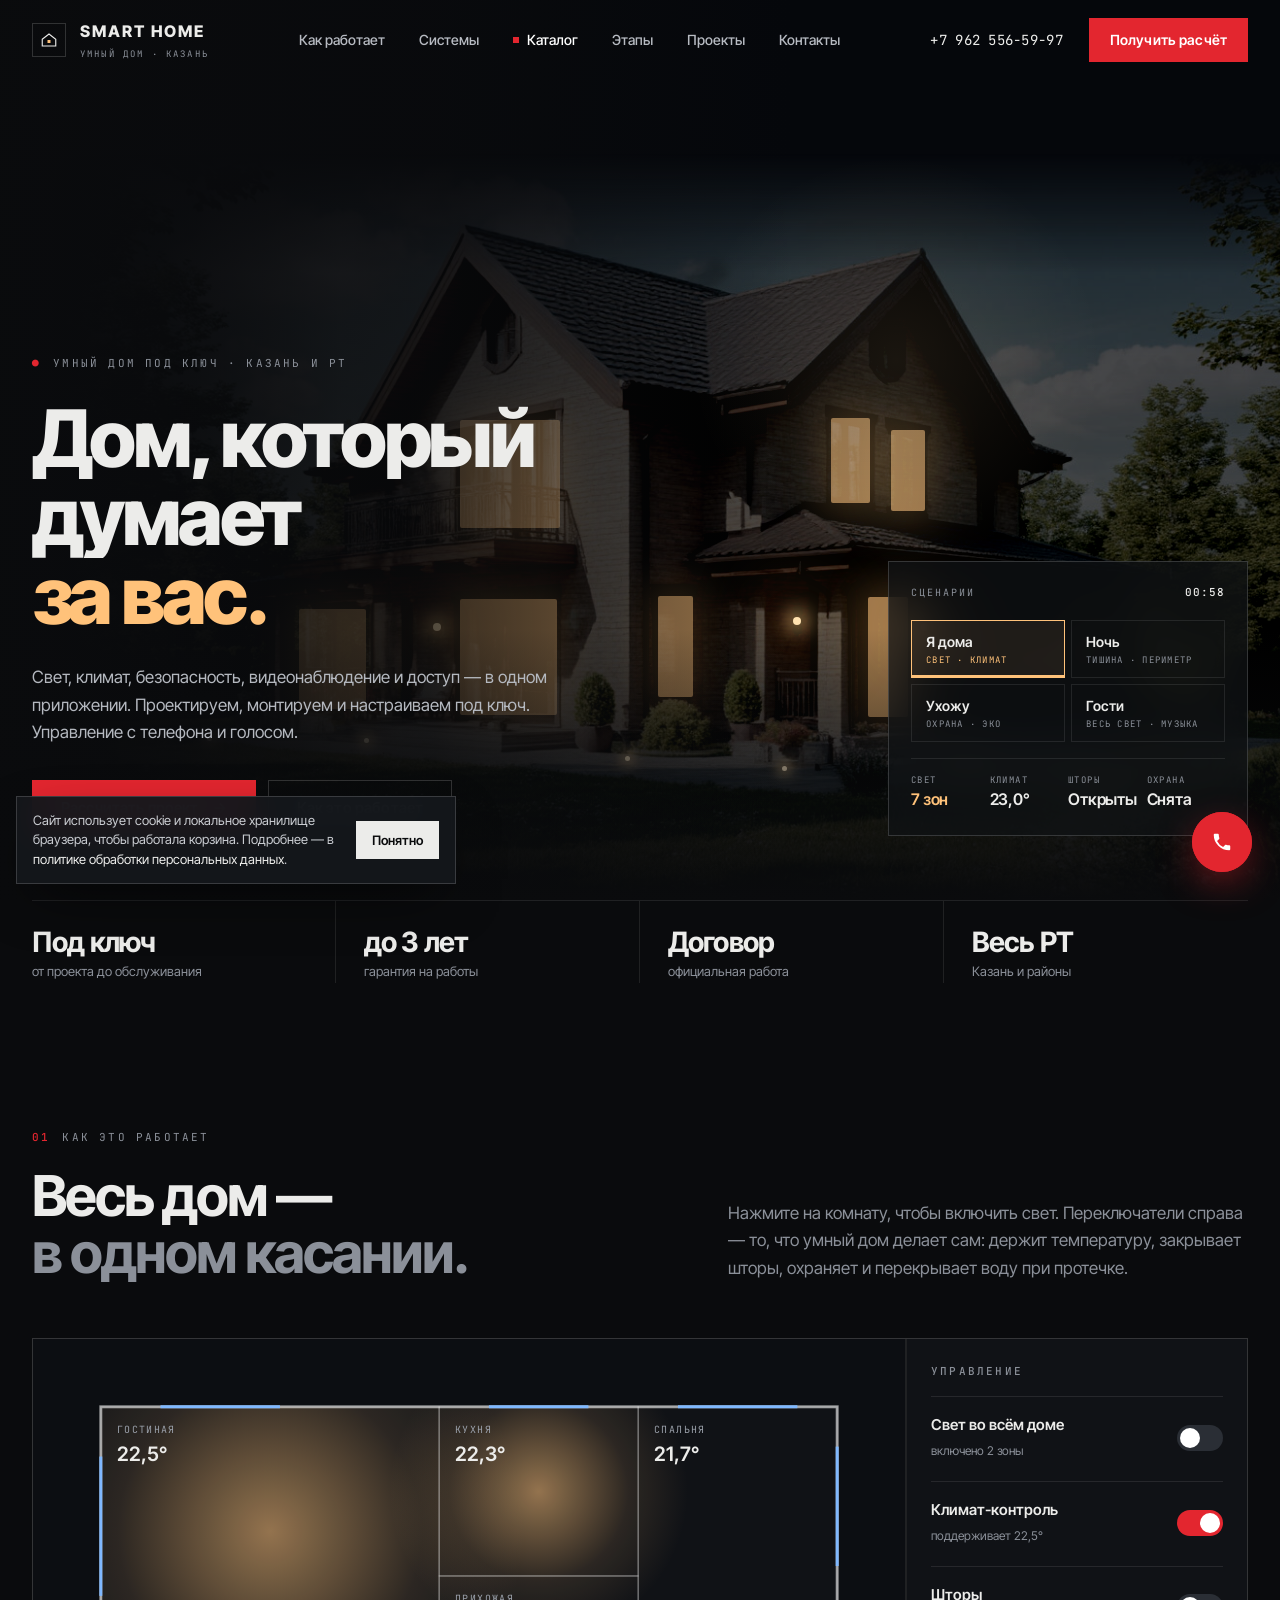
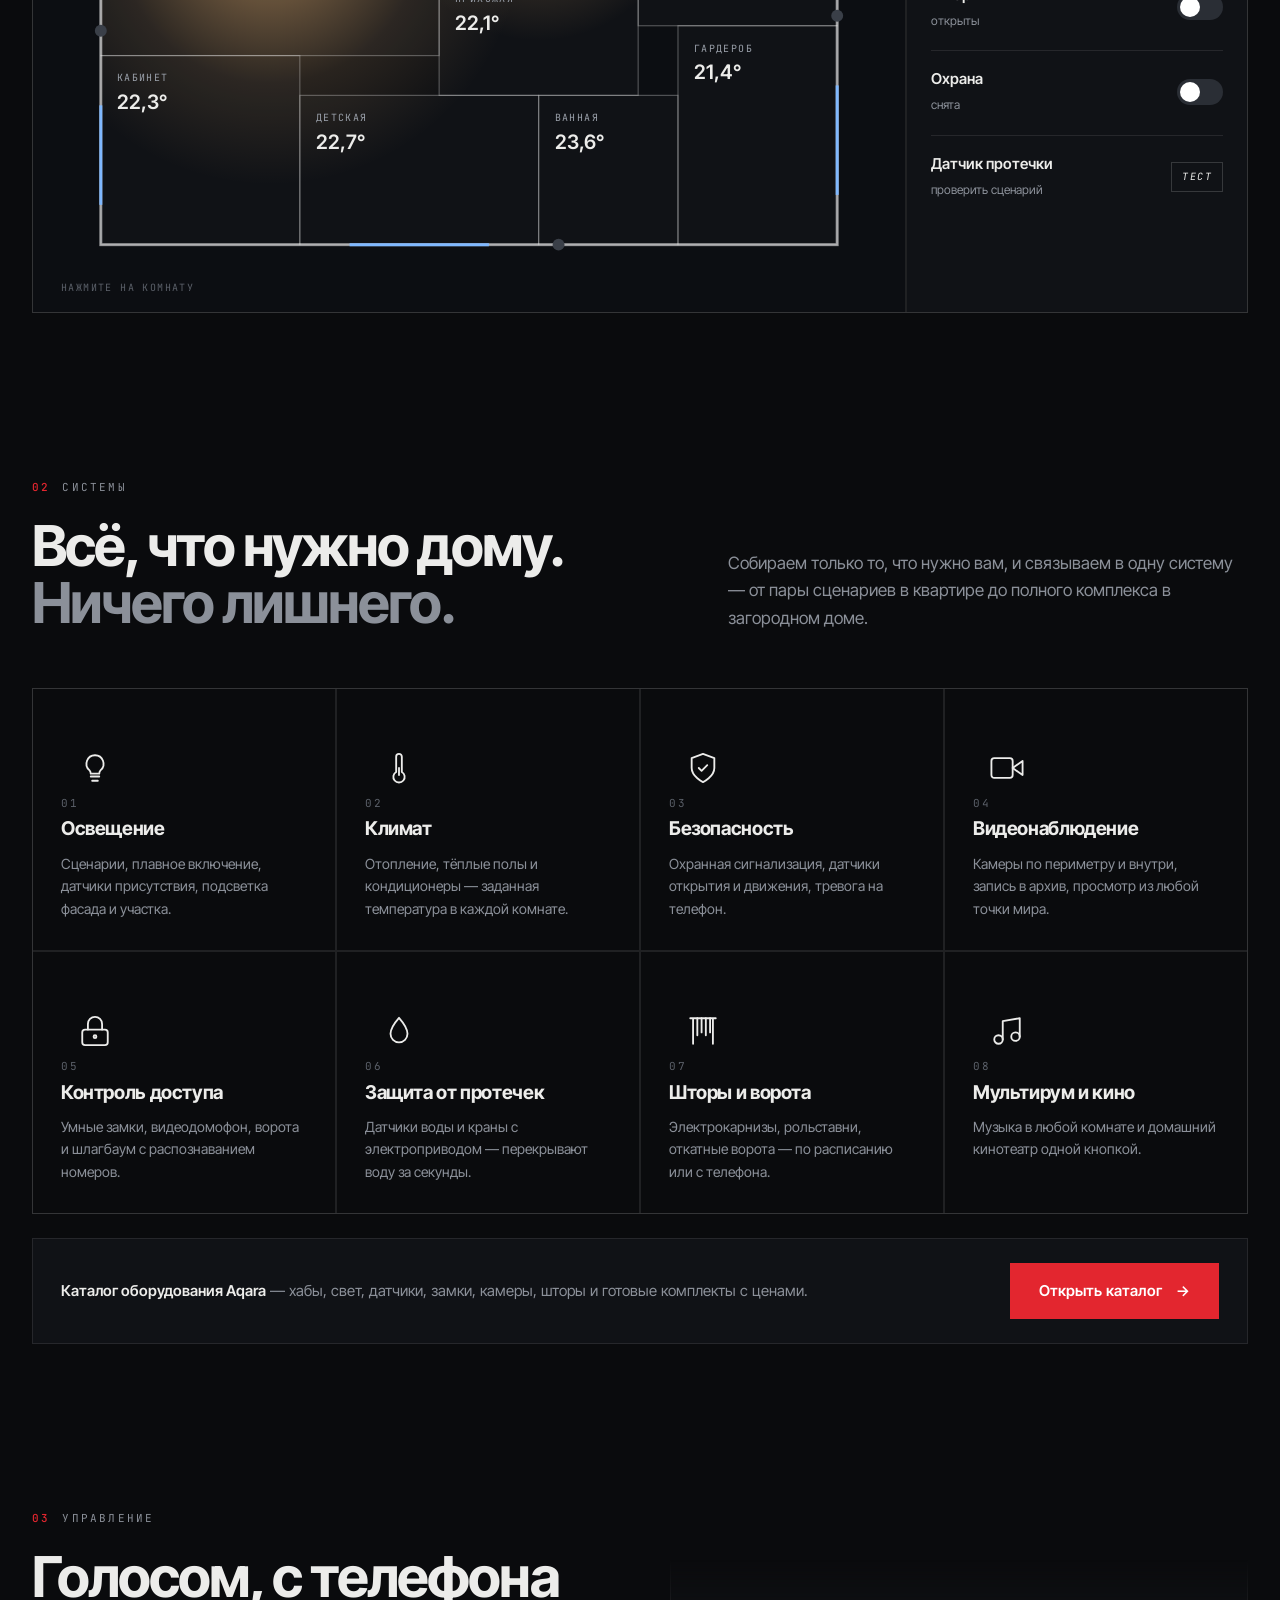
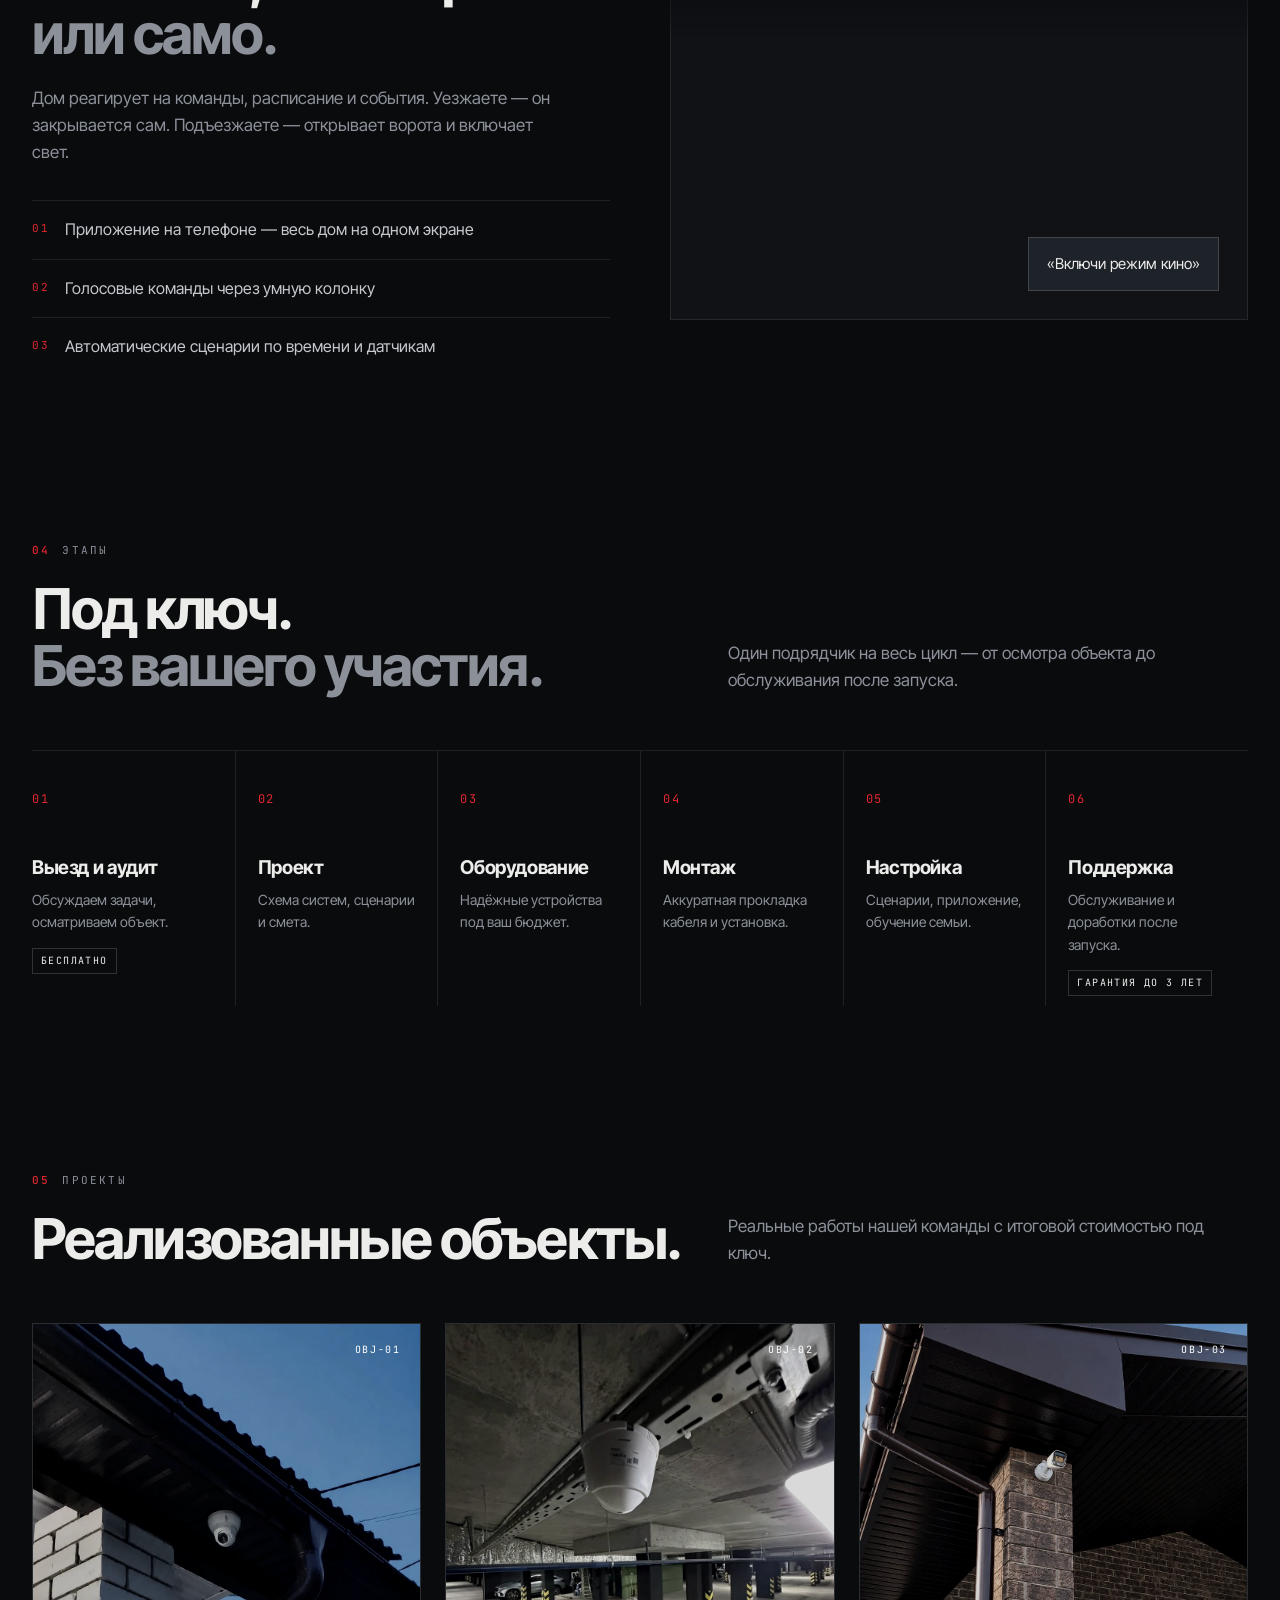
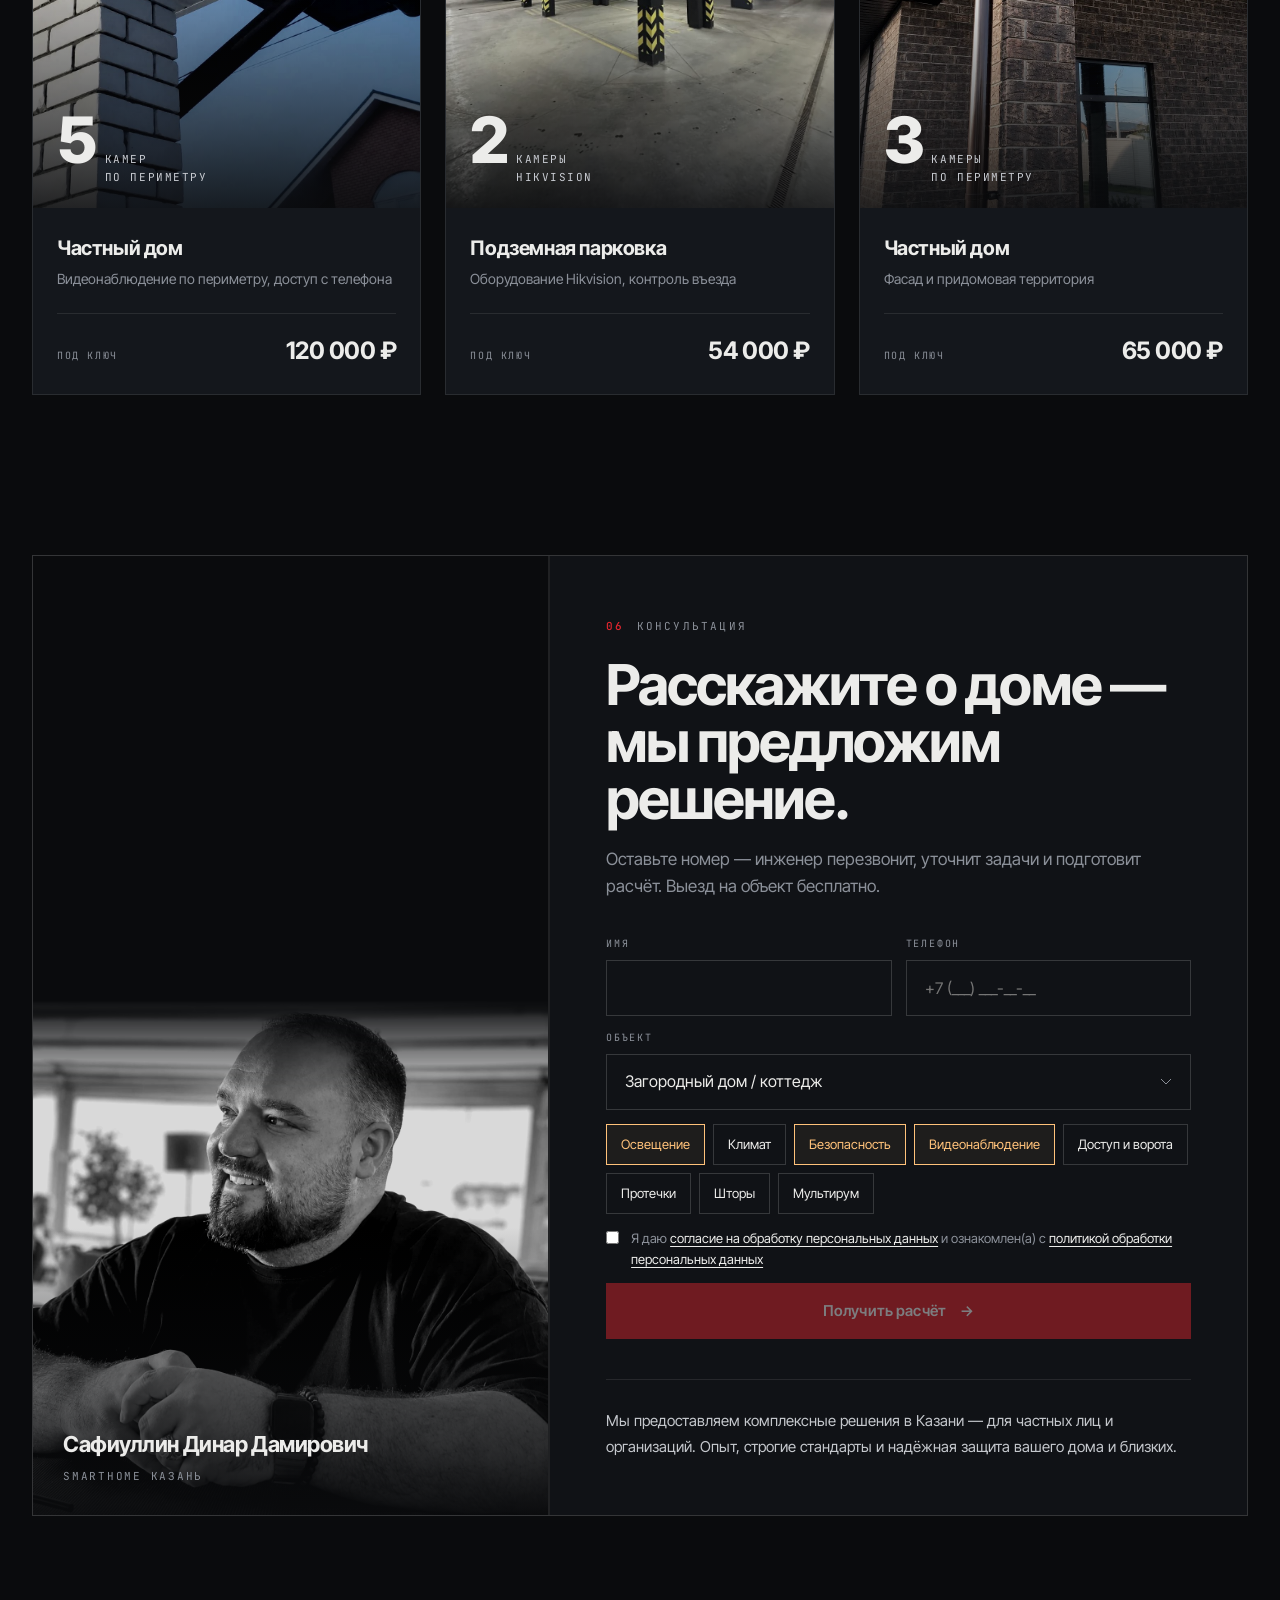
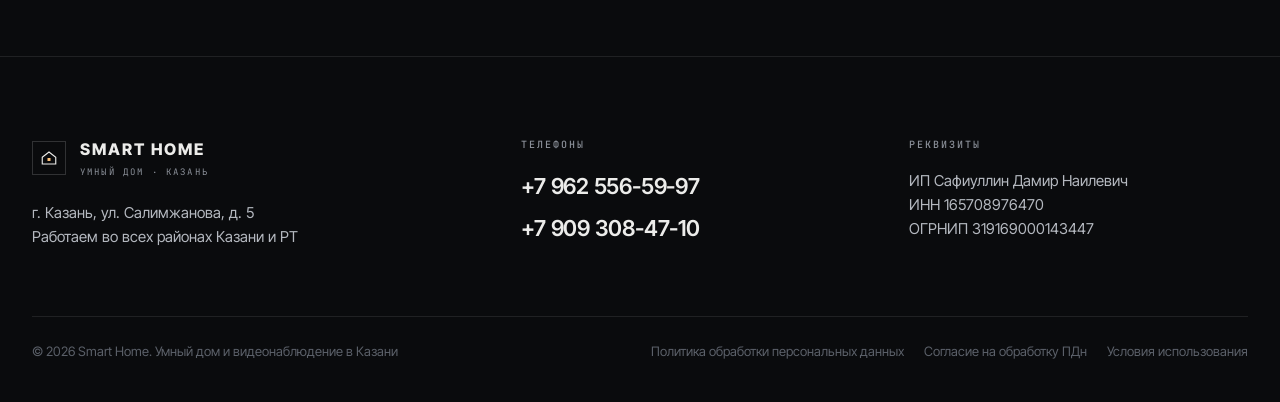
<file: index.html>
<!doctype html>
<html lang="ru">
<head>
<meta charset="utf-8">
<meta name="viewport" content="width=device-width, initial-scale=1">
<title>Smart Home — умный дом под ключ в Казани</title>
<meta name="description" content="Умный дом под ключ в Казани: освещение, климат, безопасность, видеонаблюдение, контроль доступа и защита от протечек. Управление с телефона и голосом.">
<link rel="preconnect" href="https://fonts.googleapis.com">
<link rel="preconnect" href="https://fonts.gstatic.com" crossorigin>
<link href="https://fonts.googleapis.com/css2?family=Inter+Tight:wght@400;500;600;700;800&family=JetBrains+Mono:wght@400;500;700&display=swap" rel="stylesheet">
<style>
:root{
  --bg:#0A0B0D; --bg2:#101216; --panel:#14171C; --ink:#ECECEA; --mute:#8B9099; --dim:#5B6069;
  --line:rgba(255,255,255,.09); --line2:rgba(255,255,255,.16);
  --red:#E3262F; --warm:#FFC27A; --cool:#7FB8FF;
  --sans:'Inter Tight',system-ui,sans-serif; --mono:'JetBrains Mono',ui-monospace,monospace;
}
*{box-sizing:border-box;margin:0;padding:0}
html{scroll-behavior:smooth;overflow-x:hidden}
body{background:var(--bg);color:var(--ink);font:16px/1.6 var(--sans);overflow-x:hidden;-webkit-font-smoothing:antialiased}
a{color:inherit;text-decoration:none}
button,input,select{font:inherit;color:inherit}
button{cursor:pointer;background:none;border:0}
img{display:block;max-width:100%}
.wrap{max-width:1280px;margin:0 auto;padding:0 32px}
.label{font-family:var(--mono);font-size:11px;letter-spacing:.2em;text-transform:uppercase;color:var(--mute);display:inline-flex;align-items:center;gap:12px}
.label b{color:var(--red);font-weight:500}
h2{font-weight:700;font-size:clamp(32px,4.4vw,60px);line-height:1.02;letter-spacing:-.035em;margin:18px 0 0}
h2 em{font-style:normal;color:var(--mute)}
.lead{color:var(--mute);font-size:17px;max-width:520px}
.dot{width:8px;height:8px;border-radius:50%;background:var(--red);box-shadow:0 0 10px var(--red);display:inline-block}

.btn{display:inline-flex;align-items:center;justify-content:center;gap:14px;height:56px;padding:0 28px;font-weight:600;font-size:15px;letter-spacing:.01em;border:1px solid transparent;cursor:pointer;transition:background .25s,border-color .25s;white-space:nowrap}
.btn .arr{transition:transform .25s}
.btn:hover .arr{transform:translateX(5px)}
.btn-red{background:var(--red);color:#fff}
.btn-red:hover{background:#C81C24}
.btn-line{border-color:var(--line2);color:var(--ink)}
.btn-line:hover{border-color:var(--ink)}

/* header */
header{position:fixed;inset:0 0 auto;z-index:50;transition:background .3s,border-color .3s;border-bottom:1px solid transparent}
header.scrolled{background:rgba(10,11,13,.85);backdrop-filter:blur(14px);border-color:var(--line)}
.nav{display:flex;align-items:center;justify-content:space-between;height:80px;gap:24px}
.logo{display:flex;align-items:center;gap:14px;font-weight:800;font-size:16px;letter-spacing:.12em}
.logo small{display:block;font-family:var(--mono);font-weight:400;font-size:9px;letter-spacing:.24em;color:var(--mute);margin-top:2px}
.mark{width:34px;height:34px;border:1px solid var(--line2);display:grid;place-items:center}
.mark svg{width:18px;height:18px;stroke:var(--ink);fill:none;stroke-width:1.5}
.mark .win{fill:var(--warm);stroke:none;transition:opacity .4s}
.menu{display:flex;gap:34px;font-size:14px;font-weight:500;color:#B7BBC2;white-space:nowrap}
.menu a{transition:color .2s}.menu a:hover{color:#fff}
.menu .cat-link{color:#fff;display:inline-flex;align-items:center;gap:8px}
.menu .cat-link::before{content:"";width:6px;height:6px;background:var(--red)}
.cat-btn{display:none}
.sys-more{display:flex;justify-content:space-between;align-items:center;gap:20px;flex-wrap:wrap;margin-top:24px;padding:24px 28px;border:1px solid var(--line);background:var(--bg2)}
.sys-more p{color:var(--mute);font-size:15px}
.sys-more p b{color:var(--ink);font-weight:600}
.nav-right{display:flex;align-items:center;gap:26px}
.phone{font-family:var(--mono);font-size:14px;white-space:nowrap;letter-spacing:.02em}
.nav .btn{height:44px;padding:0 20px;font-size:14px}

/* HERO — the house at night */
.hero{position:relative;height:100vh;min-height:760px;overflow:hidden;background:#05070B}
.house{position:absolute;left:0;top:0}
.house.fade{-webkit-mask-image:linear-gradient(90deg,transparent 0,#000 22%),linear-gradient(180deg,transparent 0,#000 16%);-webkit-mask-composite:source-in;mask-image:linear-gradient(90deg,transparent 0,#000 22%),linear-gradient(180deg,transparent 0,#000 16%);mask-composite:intersect}
.house img{width:100%;height:100%;filter:brightness(.26) saturate(.55) contrast(1.15) hue-rotate(-10deg);transition:filter 1.2s}
.house.lit img{filter:brightness(.34) saturate(.6) contrast(1.15) hue-rotate(-10deg)}
.house::after{content:"";position:absolute;inset:0;background:linear-gradient(180deg,rgba(20,40,90,.35),rgba(5,7,11,0) 50%);mix-blend-mode:multiply;pointer-events:none}
.w{position:absolute;background:var(--warm);mix-blend-mode:screen;opacity:0;transition:opacity 1s ease,box-shadow 1s;border-radius:2px;filter:blur(.4px)}
.w.on{opacity:.62;box-shadow:0 0 40px 10px rgba(255,180,90,.35)}
.w.dim.on{opacity:.3;box-shadow:0 0 24px 4px rgba(255,180,90,.2)}
.w.round{border-radius:50% 50% 40% 40%}
.lamp{position:absolute;width:8px;height:8px;margin:-4px;border-radius:50%;background:#FFE2B0;opacity:0;transition:opacity .8s,box-shadow .8s}
.lamp.on{opacity:1;box-shadow:0 0 18px 8px rgba(255,200,120,.55),0 0 80px 30px rgba(255,170,80,.18)}
.path{position:absolute;width:5px;height:5px;margin:-2.5px;border-radius:50%;background:#FFE9C4;opacity:0;transition:opacity .6s,box-shadow .6s}
.path.on{opacity:1;box-shadow:0 0 12px 5px rgba(255,210,140,.5),0 8px 30px 6px rgba(255,190,110,.15)}
.armed{position:absolute;inset:0;pointer-events:none;opacity:0;transition:opacity .6s}
.armed.on{opacity:1}
.armed i{position:absolute;width:10px;height:10px;margin:-5px;border-radius:50%;background:var(--red);box-shadow:0 0 14px 4px rgba(227,38,47,.7);animation:pulse 1.4s infinite}
@keyframes pulse{50%{opacity:.25}}
.armed svg{position:absolute;inset:0;width:100%;height:100%}
.armed path{fill:none;stroke:var(--red);stroke-width:1.5;stroke-dasharray:6 8;opacity:.7;animation:march 1s linear infinite}
@keyframes march{to{stroke-dashoffset:-28}}
.torch{position:absolute;inset:0;z-index:2;pointer-events:none;background:radial-gradient(340px circle at var(--x,70%) var(--y,40%),rgba(255,210,150,.10),transparent 60%);mix-blend-mode:screen}
.hero::before{content:"";position:absolute;inset:0;z-index:3;pointer-events:none;background:
  linear-gradient(90deg,rgba(10,11,13,.95) 0%,rgba(10,11,13,.7) 34%,rgba(10,11,13,0) 62%),
  linear-gradient(0deg,rgba(10,11,13,1) 0%,rgba(10,11,13,0) 30%)}

.hero-content{position:relative;z-index:6;height:100%;display:flex;flex-direction:column;justify-content:flex-end;padding-bottom:64px}
h1{font-weight:800;font-size:clamp(40px,6.2vw,96px);line-height:.95;letter-spacing:-.045em;max-width:760px}
h1 .warm{color:var(--warm)}
h1 .line{display:block;overflow:hidden;padding-bottom:.04em}
h1 .line > span{display:block;transform:translateY(105%);animation:up 1s cubic-bezier(.2,.8,.2,1) forwards}
h1 .line:nth-child(2) > span{animation-delay:.12s}h1 .line:nth-child(3) > span{animation-delay:.24s}
@keyframes up{to{transform:none}}
.hero-sub{max-width:520px;color:#B4B8BF;font-size:17px;margin:28px 0 34px}
.hero-cta{display:flex;gap:12px;flex-wrap:wrap}

/* control panel */
.ctrl{position:absolute;right:32px;bottom:64px;z-index:7;width:360px;background:rgba(16,18,22,.72);backdrop-filter:blur(20px);border:1px solid var(--line2);padding:22px}
.ctrl .top{display:flex;justify-content:space-between;align-items:center;margin-bottom:18px}
.ctrl .top span{font-family:var(--mono);font-size:10px;letter-spacing:.2em;color:var(--mute)}
.ctrl .top b{font-family:var(--mono);font-size:11px;font-weight:500;letter-spacing:.1em}
.scenes{display:grid;grid-template-columns:1fr 1fr;gap:6px}
.scene-btn{height:58px;border:1px solid var(--line);text-align:left;padding:0 14px;display:flex;flex-direction:column;justify-content:center;transition:border-color .25s,background .25s;position:relative;overflow:hidden}
.scene-btn b{font-size:14px;font-weight:600}
.scene-btn small{font-family:var(--mono);font-size:9px;letter-spacing:.14em;color:var(--mute)}
.scene-btn:hover{border-color:var(--line2)}
.scene-btn.act{border-color:var(--warm);background:rgba(255,194,122,.08)}
.scene-btn.act small{color:var(--warm)}
.scene-btn .bar{position:absolute;left:0;bottom:0;height:2px;background:var(--warm);width:0}
.scene-btn.act .bar{animation:fill 7s linear forwards}
.ctrl.manual .scene-btn .bar{display:none}
@keyframes fill{to{width:100%}}
.readouts{display:grid;grid-template-columns:repeat(4,1fr);margin-top:16px;border-top:1px solid var(--line);padding-top:14px}
.ro span{display:block;font-family:var(--mono);font-size:9px;letter-spacing:.16em;color:var(--mute)}
.ro b{font-size:16px;font-weight:600;letter-spacing:-.01em;white-space:nowrap;transition:color .4s}
.ro b.red{color:var(--red)}.ro b.warm{color:var(--warm)}

.stats{display:grid;grid-template-columns:repeat(4,1fr);border-top:1px solid var(--line)}
.stat{padding:26px 24px 0 0;border-right:1px solid var(--line)}
.stat:not(:first-child){padding-left:28px}.stat:last-child{border:0}
.stat b{display:block;font-size:28px;font-weight:700;letter-spacing:-.03em;line-height:1.1}
.stat span{font-size:13px;color:var(--mute)}

.block{padding:140px 0;position:relative}
.head{display:flex;justify-content:space-between;align-items:flex-end;gap:40px;flex-wrap:wrap;margin-bottom:56px}

/* floor plan */
.planbox{display:grid;grid-template-columns:1fr 340px;gap:2px;background:var(--line);border:1px solid var(--line)}
.plan{background:#0C0E12;position:relative;padding:28px}
.plan svg{display:block;width:100%;height:auto}
.room{fill:rgba(255,255,255,.015);stroke:rgba(255,255,255,.28);stroke-width:1.2;cursor:pointer;transition:fill .5s}
.room:hover{fill:rgba(255,255,255,.04)}
.room.leak{fill:rgba(227,38,47,.18);stroke:var(--red);animation:pulse .8s infinite}
.glow{opacity:0;transition:opacity .7s;pointer-events:none}
.glow.on{opacity:1}
.rname{font-family:var(--mono);font-size:10px;letter-spacing:.14em;fill:#9AA0AA;pointer-events:none;text-transform:uppercase}
.rtemp{font-family:var(--sans);font-size:20px;font-weight:600;fill:var(--ink);pointer-events:none}
.wall-win{stroke:var(--cool);stroke-width:3;transition:stroke-dashoffset 1.2s}
.door-dot{fill:#3a3f48;transition:fill .4s}
.perim{fill:none;stroke:var(--red);stroke-width:1.5;stroke-dasharray:8 8;opacity:0;transition:opacity .5s;animation:march 1.2s linear infinite}
.perim.on{opacity:.9}
.armedtag{opacity:0;transition:opacity .4s}.armedtag.on{opacity:1}
.toggles{background:var(--bg2);padding:24px;display:flex;flex-direction:column;gap:2px}
.toggles h4{font-family:var(--mono);font-weight:500;font-size:11px;letter-spacing:.2em;color:var(--mute);margin-bottom:14px}
.tg{display:flex;align-items:center;justify-content:space-between;gap:12px;padding:16px 0;border-top:1px solid var(--line);text-align:left;width:100%}
.tg b{display:block;font-size:15px;font-weight:600}
.tg small{font-size:12px;color:var(--mute)}
.sw{width:46px;height:26px;border-radius:13px;background:#2A2E35;position:relative;flex:none;transition:background .3s}
.sw::after{content:"";position:absolute;left:3px;top:3px;width:20px;height:20px;border-radius:50%;background:#fff;transition:transform .3s cubic-bezier(.2,.8,.2,1)}
.tg.on .sw{background:var(--red)}
.tg.on .sw::after{transform:translateX(20px)}
.tg.test .sw{background:transparent;border:1px solid var(--line2);width:auto;height:auto;border-radius:0;padding:6px 10px;font-family:var(--mono);font-size:10px;letter-spacing:.14em}
.tg.test .sw::after{display:none}
.alert{margin-top:auto;border:1px solid var(--red);background:rgba(227,38,47,.08);padding:14px 16px;font-size:13px;display:none}
.alert b{color:var(--red);display:block;font-family:var(--mono);font-size:10px;letter-spacing:.16em;margin-bottom:4px}
.alert.show{display:block;animation:evIn .4s}
@keyframes evIn{from{opacity:0;transform:translateY(-10px)}}
.hint{font-family:var(--mono);font-size:10px;letter-spacing:.14em;color:var(--dim);position:absolute;left:28px;bottom:16px}

/* systems */
.systems{display:grid;grid-template-columns:repeat(4,1fr);gap:2px;background:var(--line);border:1px solid var(--line)}
.sys{background:var(--bg);padding:34px 28px 30px;position:relative;overflow:hidden;min-height:260px;transition:background .4s}
.sys::before{content:"";position:absolute;left:0;top:0;height:2px;width:0;background:var(--red);transition:width .5s cubic-bezier(.2,.8,.2,1)}
.sys:hover{background:var(--panel)}
.sys:hover::before{width:100%}
.sys .n{font-family:var(--mono);font-size:11px;color:var(--dim);letter-spacing:.14em}
.sys svg{width:34px;height:34px;stroke:var(--ink);fill:none;stroke-width:1.3;stroke-linecap:round;stroke-linejoin:round;margin:28px 0 22px;transition:stroke .3s,transform .5s cubic-bezier(.2,.8,.2,1)}
.sys:hover svg{stroke:var(--warm);transform:translateY(-4px)}
.sys h3{font-size:19px;font-weight:700;letter-spacing:-.02em;margin-bottom:8px}
.sys p{font-size:14px;color:var(--mute)}

/* voice */
.voice{display:grid;grid-template-columns:1fr 1fr;gap:60px;align-items:center}
/* fixed height: new messages push old ones out at the top instead of growing the page */
.chat{border:1px solid var(--line);background:var(--bg2);padding:28px;height:360px;display:flex;flex-direction:column;gap:14px;justify-content:flex-end;overflow:hidden;-webkit-mask-image:linear-gradient(180deg,transparent 0,#000 22%);mask-image:linear-gradient(180deg,transparent 0,#000 22%)}
.chat > *{flex-shrink:0}
.msg{max-width:85%;padding:14px 18px;font-size:15px;animation:evIn .45s cubic-bezier(.2,.8,.2,1)}
.msg.me{align-self:flex-end;background:#1E2229;border:1px solid var(--line2)}
.msg.home{align-self:flex-start;border-left:2px solid var(--warm);background:rgba(255,194,122,.05)}
.msg.home small{display:block;font-family:var(--mono);font-size:10px;letter-spacing:.14em;color:var(--warm);margin-bottom:4px}
.wave{display:flex;gap:3px;align-items:center;height:20px;align-self:flex-end}
.wave i{width:3px;background:var(--ink);border-radius:2px;animation:wv .8s ease-in-out infinite}
.wave i:nth-child(2){animation-delay:.1s}.wave i:nth-child(3){animation-delay:.2s}.wave i:nth-child(4){animation-delay:.3s}.wave i:nth-child(5){animation-delay:.4s}
@keyframes wv{0%,100%{height:4px}50%{height:18px}}
.vlist{list-style:none;margin-top:34px;display:grid;gap:0}
.vlist li{padding:16px 0;border-top:1px solid var(--line);display:flex;gap:16px;color:#C4C7CC}
.vlist li span{font-family:var(--mono);font-size:11px;color:var(--red);letter-spacing:.14em;padding-top:3px}

/* steps */
.steps{display:grid;grid-template-columns:repeat(6,1fr);border-top:1px solid var(--line);position:relative}
.steps .prog{position:absolute;left:0;top:-1px;height:1px;width:0;background:var(--red);box-shadow:0 0 12px var(--red)}
.step{padding:34px 22px 10px 0}
.step:not(:nth-child(2)){padding-left:22px;border-left:1px solid var(--line)}
.step .n{font-family:var(--mono);font-size:12px;color:var(--red);letter-spacing:.14em}
.step h3{font-size:19px;font-weight:700;letter-spacing:-.02em;margin:46px 0 10px;line-height:1.15}
.step p{font-size:14px;color:var(--mute)}
.step .free{display:inline-block;margin-top:14px;font-family:var(--mono);font-size:10px;letter-spacing:.14em;border:1px solid var(--line2);padding:4px 8px}

/* cases */
.cases{display:grid;grid-template-columns:repeat(3,1fr);gap:24px}
.case{background:var(--panel);border:1px solid var(--line);transition:border-color .3s}
.case:hover{border-color:var(--line2)}
.case .ph{position:relative;aspect-ratio:4/5;overflow:hidden}
.case .ph img{width:100%;height:100%;object-fit:cover;filter:grayscale(.35) contrast(1.05) brightness(.85);transition:transform 1.2s cubic-bezier(.2,.8,.2,1),filter .6s}
.case:hover .ph img{transform:scale(1.06);filter:none}
.case .ph::after{content:"";position:absolute;inset:0;background:linear-gradient(0deg,rgba(10,11,13,.85),transparent 45%)}
.case .cams{position:absolute;left:24px;bottom:22px;z-index:2;display:flex;align-items:baseline;gap:10px}
.case .cams b{font-size:64px;font-weight:800;letter-spacing:-.05em;line-height:.8}
.case .cams span{font-family:var(--mono);font-size:11px;letter-spacing:.14em;color:#C9CCD2;text-transform:uppercase}
.case .id{position:absolute;right:20px;top:18px;z-index:2;font-family:var(--mono);font-size:10px;letter-spacing:.16em;color:#fff}
.case .bd{padding:24px}
.case h3{font-size:20px;font-weight:700;letter-spacing:-.02em}
.case p{color:var(--mute);font-size:14px;margin:4px 0 22px}
.case .price{display:flex;justify-content:space-between;align-items:baseline;border-top:1px solid var(--line);padding-top:18px}
.case .price small{font-family:var(--mono);font-size:10px;letter-spacing:.16em;color:var(--mute)}
.case .price b{font-size:24px;letter-spacing:-.02em}

/* about + form */
.about{display:grid;grid-template-columns:.85fr 1.15fr;gap:2px;background:var(--line);border:1px solid var(--line)}
.owner{position:relative;min-height:560px;overflow:hidden;background:radial-gradient(80% 50% at 50% 100%,#1a1d22,#0A0B0D)}
.owner img{position:absolute;left:0;right:0;bottom:0;width:100%;height:auto;max-height:100%;object-fit:cover;object-position:center top;filter:grayscale(1) contrast(1.1) brightness(.85);-webkit-mask-image:linear-gradient(180deg,transparent 0,#000 18%);mask-image:linear-gradient(180deg,transparent 0,#000 18%)}
.owner::after{content:"";position:absolute;inset:0;background:linear-gradient(0deg,rgba(10,11,13,.95),transparent 30%)}
.owner .cap{position:absolute;left:30px;right:30px;bottom:28px;z-index:2}
.owner .cap b{font-size:22px;letter-spacing:-.02em;display:block}
.owner .cap span{font-family:var(--mono);font-size:11px;letter-spacing:.16em;color:var(--mute);text-transform:uppercase}
.formbox{background:var(--bg2);padding:56px}
.formbox .lead{margin:18px 0 36px;max-width:560px}
form{display:grid;grid-template-columns:1fr 1fr;gap:14px}
.field{display:flex;flex-direction:column;gap:8px}
.field.full{grid-column:1/-1}
.field label{font-family:var(--mono);font-size:10px;letter-spacing:.18em;color:var(--mute);text-transform:uppercase}
.field input,.field select{height:56px;padding:0 18px;border:1px solid var(--line2);background:transparent;outline:none;border-radius:0;transition:border-color .2s;-webkit-appearance:none;appearance:none}
.field select{background:url("data:image/svg+xml,%3Csvg xmlns='http://www.w3.org/2000/svg' width='12' height='8'%3E%3Cpath d='M1 1l5 5 5-5' stroke='%238B9099' fill='none'/%3E%3C/svg%3E") right 18px center no-repeat}
.field select option{background:var(--bg2)}
.field input:focus,.field select:focus{border-color:var(--ink)}
.chips{grid-column:1/-1;display:flex;flex-wrap:wrap;gap:8px}
.chips label{cursor:pointer}
.chips input{display:none}
.chips span{display:inline-block;padding:9px 14px;border:1px solid var(--line2);font-size:13px;transition:.2s}
.chips input:checked + span{border-color:var(--warm);color:var(--warm);background:rgba(255,194,122,.06)}
.check{grid-column:1/-1;display:flex;gap:12px;align-items:flex-start;font-size:13px;color:var(--mute)}
.check input{margin-top:3px;accent-color:var(--red)}
.check a{color:var(--ink);text-decoration:underline;text-underline-offset:3px}
form .btn{grid-column:1/-1}
.ok-msg{grid-column:1/-1;display:none;padding:16px;border:1px solid rgba(123,216,143,.4);color:#7BD88F;font-weight:500}
form.sent .ok-msg{display:block}
form .btn:disabled{opacity:.45;cursor:not-allowed}
.hp{position:absolute;left:-9999px;width:1px;height:1px;opacity:0}
.form-err{grid-column:1/-1;color:var(--red);font-size:14px}
.form-err:empty{display:none}
.copy .legal{display:flex;flex-wrap:wrap;gap:6px 20px}
.quote{color:#C4C7CC;font-size:15px;line-height:1.7;margin-top:40px;padding-top:28px;border-top:1px solid var(--line);max-width:620px}

footer{padding:80px 0 40px;margin-top:140px;border-top:1px solid var(--line)}
.foot{display:grid;grid-template-columns:1.3fr 1fr 1fr;gap:48px}
.foot h4{font-family:var(--mono);font-weight:500;font-size:10px;letter-spacing:.2em;color:var(--mute);margin-bottom:16px;text-transform:uppercase}
.foot p{color:#B4B8BF;font-size:15px}
.foot .big{font-size:22px;font-weight:600;letter-spacing:-.01em;display:block;margin-bottom:6px;transition:color .2s}
.foot .big:hover{color:var(--red)}
.copy{display:flex;justify-content:space-between;flex-wrap:wrap;gap:12px;margin-top:64px;padding-top:24px;border-top:1px solid var(--line);font-size:13px;color:var(--dim)}
.copy a:hover{color:var(--ink)}

.call{position:fixed;right:28px;bottom:28px;z-index:60;width:60px;height:60px;border-radius:50%;background:var(--red);display:grid;place-items:center;box-shadow:0 12px 40px -8px rgba(227,38,47,.7)}
.call::before{content:"";position:absolute;inset:0;border-radius:50%;border:1px solid var(--red);animation:ring 2.2s infinite}
@keyframes ring{from{transform:scale(1);opacity:.9}to{transform:scale(1.7);opacity:0}}
.call svg{width:22px;height:22px;fill:#fff}

.rv{opacity:0;transform:translateY(36px);transition:opacity .9s ease,transform .9s cubic-bezier(.2,.8,.2,1)}
.rv.in{opacity:1;transform:none}

@media (max-width:1180px){
  .menu{display:none}
  .cat-btn{display:inline-flex}
  .systems{grid-template-columns:repeat(2,1fr)}
  .steps{grid-template-columns:repeat(3,1fr)}
  .step:nth-child(5){border-left:0;padding-left:0}
  .step{border-bottom:1px solid var(--line);padding-bottom:30px}
  .planbox{grid-template-columns:1fr}
}
@media (max-width:900px){
  .hero{height:auto;min-height:0}
  .hero::before{background:linear-gradient(180deg,rgba(10,11,13,.6) 0,rgba(10,11,13,0) 18%,rgba(10,11,13,0) 40%,rgba(10,11,13,.95) 62%,var(--bg) 100%)}
  .hero .hero-content{height:auto;padding-top:calc(60px + 64vw);padding-bottom:28px}
  .ctrl{position:relative;right:auto;bottom:auto;width:auto;margin:0 32px 40px}
  .cases{grid-template-columns:1fr 1fr}
  .voice,.about{grid-template-columns:1fr}
  .owner{min-height:440px}
  .formbox{padding:36px}
  .stats{grid-template-columns:1fr 1fr}
  .stat:nth-child(2){border:0}.stat:nth-child(3){padding-left:0}
  .foot{grid-template-columns:1fr 1fr}
}
@media (max-width:640px){
  .wrap{padding:0 16px}
  .nav .btn,.phone{display:none}
  .ctrl{margin:0 16px 32px;padding:16px}
  .hero-cta,.hero-cta .btn{width:100%}
  .stat b{font-size:22px}
  .systems,.cases,.foot,form{grid-template-columns:1fr}
  .sys{min-height:0}
  .steps{grid-template-columns:1fr}
  .step,.step:not(:nth-child(2)){padding-left:0;border-left:0}
  .step h3{margin-top:14px}
  .block{padding:96px 0}
  .plan{padding:12px}
  .chat{height:340px;padding:18px}
  .msg{font-size:14px;padding:12px 14px}
  .hint{display:none}
  .formbox{padding:24px}
  .ro b{font-size:14px}
}
@media (prefers-reduced-motion:reduce){
  *,*::before,*::after{animation-duration:.001s!important;animation-iteration-count:1!important;transition:none!important}
}
</style>
</head>
<body>

<header id="hdr">
  <div class="wrap nav">
    <a href="#top" class="logo"><span class="mark"><svg viewBox="0 0 24 24"><path d="M3 11 12 4l9 7v9H3z"/><rect class="win" id="logoWin" x="10" y="12" width="4" height="4"/></svg></span><span>SMART HOME<small>УМНЫЙ ДОМ · КАЗАНЬ</small></span></a>
    <nav class="menu">
      <a href="#plan">Как работает</a>
      <a href="#systems">Системы</a>
      <a href="catalog.html" class="cat-link">Каталог</a>
      <a href="#steps">Этапы</a>
      <a href="#cases">Проекты</a>
      <a href="#contacts">Контакты</a>
    </nav>
    <div class="nav-right">
      <a class="phone" href="tel:+79625565997">+7 962 556-59-97</a>
      <a class="btn btn-line cat-btn" href="catalog.html">Каталог</a>
      <a class="btn btn-red" href="#form">Получить расчёт</a>
    </div>
  </div>
</header>

<!-- HERO -->
<section class="hero" id="top">
  <div class="house" id="house">
    <img src="img/8556daa437b811f09f86.jpg" alt="Загородный дом с системой умный дом">
    <!-- windows: left/top/width/height in % of the photo -->
    <div class="w round up" style="left:33.3%;top:20%;width:2.4%;height:8.6%"></div>
    <div class="w round up" style="left:62.7%;top:22%;width:2.5%;height:8%"></div>
    <div class="w up bed" style="left:31.2%;top:35.6%;width:7.6%;height:14.5%"></div>
    <div class="w up kid" style="left:59.6%;top:35.4%;width:3%;height:11.4%"></div>
    <div class="w up kid" style="left:64.2%;top:37%;width:2.6%;height:10.8%"></div>
    <div class="w up bath" style="left:70.8%;top:43.8%;width:1.2%;height:6%"></div>
    <div class="w down liv" style="left:31.2%;top:59.6%;width:7.4%;height:15.6%"></div>
    <div class="w down kit" style="left:46.3%;top:59.2%;width:2.7%;height:13.6%"></div>
    <div class="w down hall" style="left:62.4%;top:59.4%;width:3.1%;height:16%"></div>
    <div class="w down liv" style="left:18.8%;top:61%;width:5.2%;height:13.4%"></div>
    <i class="lamp" style="left:29.4%;top:63.4%"></i>
    <i class="lamp" style="left:57%;top:62.6%"></i>
    <i class="lamp" style="left:66.8%;top:63.4%"></i>
    <i class="path" style="left:12%;top:78.4%"></i><i class="path" style="left:24%;top:78.6%"></i><i class="path" style="left:44%;top:81%"></i>
    <i class="path" style="left:56%;top:82.4%"></i><i class="path" style="left:70%;top:81.6%"></i><i class="path" style="left:84%;top:79.4%"></i>
    <div class="armed" id="armed">
      <svg viewBox="0 0 100 100" preserveAspectRatio="none"><path d="M12 80 L46 90 L92 83 L88 76 L62 73.5 L34 74.5 L16 76.5 Z" vector-effect="non-scaling-stroke"/></svg>
      <i style="left:34.9%;top:67%"></i><i style="left:63.9%;top:67%"></i><i style="left:47.6%;top:66%"></i>
    </div>
  </div>
  <div class="torch" id="torch"></div>

  <div class="wrap hero-content">
    <span class="label" style="margin-bottom:28px"><b>●</b> Умный дом под ключ · Казань и РТ</span>
    <h1><span class="line"><span>Дом, который</span></span><span class="line"><span>думает</span></span><span class="line"><span class="warm">за вас.</span></span></h1>
    <p class="hero-sub">Свет, климат, безопасность, видеонаблюдение и доступ — в одном приложении. Проектируем, монтируем и настраиваем под ключ. Управление с телефона и голосом.</p>
    <div class="hero-cta">
      <a class="btn btn-red" href="#form">Рассчитать проект <span class="arr">→</span></a>
      <a class="btn btn-line" href="#plan">Как это работает</a>
    </div>
  </div>

  <div class="ctrl" id="ctrl">
    <div class="top"><span>СЦЕНАРИИ</span><b id="ctrlTime">--:--</b></div>
    <div class="scenes" id="scenes">
      <button class="scene-btn" data-s="home"><b>Я дома</b><small>СВЕТ · КЛИМАТ</small><i class="bar"></i></button>
      <button class="scene-btn" data-s="night"><b>Ночь</b><small>ТИШИНА · ПЕРИМЕТР</small><i class="bar"></i></button>
      <button class="scene-btn" data-s="away"><b>Ухожу</b><small>ОХРАНА · ЭКО</small><i class="bar"></i></button>
      <button class="scene-btn" data-s="guests"><b>Гости</b><small>ВЕСЬ СВЕТ · МУЗЫКА</small><i class="bar"></i></button>
    </div>
    <div class="readouts">
      <div class="ro"><span>СВЕТ</span><b id="roLight">—</b></div>
      <div class="ro"><span>КЛИМАТ</span><b id="roTemp">—</b></div>
      <div class="ro"><span>ШТОРЫ</span><b id="roCurt">—</b></div>
      <div class="ro"><span>ОХРАНА</span><b id="roSec">—</b></div>
    </div>
  </div>
</section>
<div class="wrap">
  <div class="stats">
    <div class="stat"><b>Под ключ</b><span>от проекта до обслуживания</span></div>
    <div class="stat"><b>до 3 лет</b><span>гарантия на работы</span></div>
    <div class="stat"><b>Договор</b><span>официальная работа</span></div>
    <div class="stat"><b>Весь РТ</b><span>Казань и районы</span></div>
  </div>
</div>

<!-- PLAN -->
<section class="block" id="plan">
  <div class="wrap">
    <div class="head rv">
      <div><span class="label"><b>01</b> Как это работает</span>
      <h2>Весь дом —<br><em>в одном касании.</em></h2></div>
      <p class="lead">Нажмите на комнату, чтобы включить свет. Переключатели справа — то, что умный дом делает сам: держит температуру, закрывает шторы, охраняет и перекрывает воду при протечке.</p>
    </div>
    <div class="planbox rv">
      <div class="plan">
        <svg viewBox="0 0 820 520" id="planSvg">
          <defs>
            <radialGradient id="lg"><stop offset="0" stop-color="#FFC27A" stop-opacity=".55"/><stop offset=".6" stop-color="#FFC27A" stop-opacity=".12"/><stop offset="1" stop-color="#FFC27A" stop-opacity="0"/></radialGradient>
            <clipPath id="houseClip"><rect x="40" y="40" width="740" height="440"/></clipPath>
          </defs>
          <rect class="perim" id="perim" x="22" y="22" width="776" height="476"/>
          <g clip-path="url(#houseClip)" id="glows"></g>
          <g id="rooms"></g>
          <rect x="40" y="40" width="740" height="440" fill="none" stroke="rgba(255,255,255,.55)" stroke-width="3"/>
          <g id="wins"></g>
          <g id="doors"></g>
          <g class="armedtag" id="armedTag"><rect x="590" y="6" width="190" height="22" fill="#E3262F"/><text x="600" y="21" font-family="JetBrains Mono" font-size="11" fill="#fff" letter-spacing="1.5">● ПЕРИМЕТР ПОД ОХРАНОЙ</text></g>
        </svg>
        <span class="hint">НАЖМИТЕ НА КОМНАТУ</span>
      </div>
      <div class="toggles">
        <h4>УПРАВЛЕНИЕ</h4>
        <button class="tg" data-t="light"><span><b>Свет во всём доме</b><small id="tLight">включено 2 зоны</small></span><i class="sw"></i></button>
        <button class="tg on" data-t="climate"><span><b>Климат-контроль</b><small id="tClimate">поддерживает 22,5°</small></span><i class="sw"></i></button>
        <button class="tg" data-t="curtains"><span><b>Шторы</b><small id="tCurt">открыты</small></span><i class="sw"></i></button>
        <button class="tg" data-t="security"><span><b>Охрана</b><small id="tSec">снята</small></span><i class="sw"></i></button>
        <button class="tg test" data-t="leak"><span><b>Датчик протечки</b><small>проверить сценарий</small></span><i class="sw">ТЕСТ</i></button>
        <div class="alert" id="leakAlert"><b>ПРОТЕЧКА · ВАННАЯ</b>Краны перекрыты автоматически. Уведомление отправлено владельцу.</div>
      </div>
    </div>
  </div>
</section>

<!-- SYSTEMS -->
<section class="block" id="systems" style="padding-top:20px">
  <div class="wrap">
    <div class="head rv">
      <div><span class="label"><b>02</b> Системы</span>
      <h2>Всё, что нужно дому.<br><em>Ничего лишнего.</em></h2></div>
      <p class="lead">Собираем только то, что нужно вам, и связываем в одну систему — от пары сценариев в квартире до полного комплекса в загородном доме.</p>
    </div>
    <div class="systems rv">
      <div class="sys"><span class="n">01</span><svg viewBox="0 0 24 24"><path d="M9 18h6M10 21h4M12 3a6 6 0 0 0-4 10.5c.7.7 1 1.5 1 2.5h6c0-1 .3-1.8 1-2.5A6 6 0 0 0 12 3z"/></svg><h3>Освещение</h3><p>Сценарии, плавное включение, датчики присутствия, подсветка фасада и участка.</p></div>
      <div class="sys"><span class="n">02</span><svg viewBox="0 0 24 24"><path d="M14 14.8V4a2 2 0 0 0-4 0v10.8a4 4 0 1 0 4 0z"/><path d="M12 17v-5"/></svg><h3>Климат</h3><p>Отопление, тёплые полы и кондиционеры — заданная температура в каждой комнате.</p></div>
      <div class="sys"><span class="n">03</span><svg viewBox="0 0 24 24"><path d="M12 22s8-4 8-10V5l-8-3-8 3v7c0 6 8 10 8 10z"/><path d="m9 12 2 2 4-4"/></svg><h3>Безопасность</h3><p>Охранная сигнализация, датчики открытия и движения, тревога на телефон.</p></div>
      <div class="sys"><span class="n">04</span><svg viewBox="0 0 24 24"><path d="M23 7l-7 5 7 5V7z"/><rect x="1" y="5" width="15" height="14" rx="2"/></svg><h3>Видеонаблюдение</h3><p>Камеры по периметру и внутри, запись в архив, просмотр из любой точки мира.</p></div>
      <div class="sys"><span class="n">05</span><svg viewBox="0 0 24 24"><rect x="3" y="11" width="18" height="11" rx="2"/><path d="M7 11V7a5 5 0 0 1 10 0v4"/><circle cx="12" cy="16" r="1"/></svg><h3>Контроль доступа</h3><p>Умные замки, видеодомофон, ворота и шлагбаум с распознаванием номеров.</p></div>
      <div class="sys"><span class="n">06</span><svg viewBox="0 0 24 24"><path d="M12 2.7S6 9.5 6 14a6 6 0 0 0 12 0c0-4.5-6-11.3-6-11.3z"/></svg><h3>Защита от протечек</h3><p>Датчики воды и краны с электроприводом — перекрывают воду за секунды.</p></div>
      <div class="sys"><span class="n">07</span><svg viewBox="0 0 24 24"><path d="M3 3h18M5 3v18M19 3v18"/><path d="M8 3v12M11 3v10M14 3v12M17 3v10"/></svg><h3>Шторы и ворота</h3><p>Электрокарнизы, рольставни, откатные ворота — по расписанию или с телефона.</p></div>
      <div class="sys"><span class="n">08</span><svg viewBox="0 0 24 24"><path d="M9 18V5l12-2v13"/><circle cx="6" cy="18" r="3"/><circle cx="18" cy="16" r="3"/></svg><h3>Мультирум и кино</h3><p>Музыка в любой комнате и домашний кинотеатр одной кнопкой.</p></div>
    </div>
    <div class="sys-more rv"><p><b>Каталог оборудования Aqara</b> — хабы, свет, датчики, замки, камеры, шторы и готовые комплекты с ценами.</p><a class="btn btn-red" href="catalog.html">Открыть каталог <span class="arr">→</span></a></div>
  </div>
</section>

<!-- VOICE -->
<section class="block" id="voice" style="padding-top:20px">
  <div class="wrap voice">
    <div class="rv">
      <span class="label"><b>03</b> Управление</span>
      <h2>Голосом, с телефона<br><em>или само.</em></h2>
      <p class="lead" style="margin-top:22px">Дом реагирует на команды, расписание и события. Уезжаете — он закрывается сам. Подъезжаете — открывает ворота и включает свет.</p>
      <ul class="vlist">
        <li><span>01</span>Приложение на телефоне — весь дом на одном экране</li>
        <li><span>02</span>Голосовые команды через умную колонку</li>
        <li><span>03</span>Автоматические сценарии по времени и датчикам</li>
      </ul>
    </div>
    <div class="chat rv" id="chat"></div>
  </div>
</section>

<!-- STEPS -->
<section class="block" id="steps" style="padding-top:20px">
  <div class="wrap">
    <div class="head rv">
      <div><span class="label"><b>04</b> Этапы</span>
      <h2>Под ключ.<br><em>Без вашего участия.</em></h2></div>
      <p class="lead">Один подрядчик на весь цикл — от осмотра объекта до обслуживания после запуска.</p>
    </div>
    <div class="steps rv" id="stepsGrid">
      <i class="prog" id="prog"></i>
      <div class="step"><span class="n">01</span><h3>Выезд и аудит</h3><p>Обсуждаем задачи, осматриваем объект.</p><span class="free">БЕСПЛАТНО</span></div>
      <div class="step"><span class="n">02</span><h3>Проект</h3><p>Схема систем, сценарии и смета.</p></div>
      <div class="step"><span class="n">03</span><h3>Оборудование</h3><p>Надёжные устройства под ваш бюджет.</p></div>
      <div class="step"><span class="n">04</span><h3>Монтаж</h3><p>Аккуратная прокладка кабеля и установка.</p></div>
      <div class="step"><span class="n">05</span><h3>Настройка</h3><p>Сценарии, приложение, обучение семьи.</p></div>
      <div class="step"><span class="n">06</span><h3>Поддержка</h3><p>Обслуживание и доработки после запуска.</p><span class="free">ГАРАНТИЯ ДО 3 ЛЕТ</span></div>
    </div>
  </div>
</section>

<!-- CASES -->
<section class="block" id="cases" style="padding-top:20px">
  <div class="wrap">
    <div class="head rv">
      <div><span class="label"><b>05</b> Проекты</span>
      <h2>Реализованные объекты.</h2></div>
      <p class="lead">Реальные работы нашей команды с итоговой стоимостью под ключ.</p>
    </div>
    <div class="cases">
      <article class="case rv"><div class="ph"><img src="img/IMG_20260616_144128.jpg" alt="Камера на частном доме"><span class="id">OBJ-01</span><div class="cams"><b>5</b><span>камер<br>по периметру</span></div></div>
        <div class="bd"><h3>Частный дом</h3><p>Видеонаблюдение по периметру, доступ с телефона</p><div class="price"><small>ПОД КЛЮЧ</small><b>120 000 ₽</b></div></div></article>
      <article class="case rv" style="transition-delay:.1s"><div class="ph"><img src="img/IMG_20260611_155514.jpg" alt="Камера в подземной парковке"><span class="id">OBJ-02</span><div class="cams"><b>2</b><span>камеры<br>Hikvision</span></div></div>
        <div class="bd"><h3>Подземная парковка</h3><p>Оборудование Hikvision, контроль въезда</p><div class="price"><small>ПОД КЛЮЧ</small><b>54 000 ₽</b></div></div></article>
      <article class="case rv" style="transition-delay:.2s"><div class="ph"><img src="img/IMG_20260616_143852.jpg" alt="Камера на фасаде дома"><span class="id">OBJ-03</span><div class="cams"><b>3</b><span>камеры<br>по периметру</span></div></div>
        <div class="bd"><h3>Частный дом</h3><p>Фасад и придомовая территория</p><div class="price"><small>ПОД КЛЮЧ</small><b>65 000 ₽</b></div></div></article>
    </div>
  </div>
</section>

<!-- ABOUT + FORM -->
<section class="block" id="form" style="padding-top:20px;padding-bottom:0">
  <div class="wrap">
    <div class="about rv">
      <div class="owner"><img src="img/IMG_20260611_154506.jpg" alt="Динар Сафиуллин"><div class="cap"><b>Сафиуллин Динар Дамирович</b><span>SmartHome Казань</span></div></div>
      <div class="formbox">
        <span class="label"><b>06</b> Консультация</span>
        <h2>Расскажите о доме —<br>мы предложим решение.</h2>
        <p class="lead">Оставьте номер — инженер перезвонит, уточнит задачи и подготовит расчёт. Выезд на объект бесплатно.</p>
        <form id="leadForm" novalidate>
          <div class="field"><label for="nm">Имя</label><input id="nm" name="name" autocomplete="name"></div>
          <div class="field"><label for="phoneIn">Телефон</label><input name="phone" id="phoneIn" placeholder="+7 (___) ___-__-__" inputmode="tel" autocomplete="tel"></div>
          <div class="field full"><label for="ob">Объект</label><select id="ob" name="obj"><option>Загородный дом / коттедж</option><option>Квартира</option><option>Дача</option><option>Офис / коммерция</option></select></div>
          <div class="chips">
            <label><input type="checkbox" checked><span>Освещение</span></label>
            <label><input type="checkbox"><span>Климат</span></label>
            <label><input type="checkbox" checked><span>Безопасность</span></label>
            <label><input type="checkbox" checked><span>Видеонаблюдение</span></label>
            <label><input type="checkbox"><span>Доступ и ворота</span></label>
            <label><input type="checkbox"><span>Протечки</span></label>
            <label><input type="checkbox"><span>Шторы</span></label>
            <label><input type="checkbox"><span>Мультирум</span></label>
          </div>
          <input class="hp" id="hp" name="website" tabindex="-1" autocomplete="off" aria-hidden="true">
          <label class="check"><input type="checkbox" id="consent"> <span>Я даю <a href="consent.html" target="_blank">согласие на обработку персональных данных</a> и ознакомлен(а) с <a href="privacy.html" target="_blank">политикой обработки персональных данных</a></span></label>
          <span class="form-err" id="formErr"></span>
          <button class="btn btn-red" type="submit" id="leadBtn" disabled>Получить расчёт <span class="arr">→</span></button>
          <div class="ok-msg">Заявка <span id="leadId"></span> принята. Скоро перезвоним.</div>
        </form>
        <p class="quote">Мы предоставляем комплексные решения в Казани — для частных лиц и организаций. Опыт, строгие стандарты и надёжная защита вашего дома и близких.</p>
      </div>
    </div>
  </div>
</section>

<footer id="contacts">
  <div class="wrap">
    <div class="foot">
      <div>
        <a href="#top" class="logo" style="margin-bottom:22px"><span class="mark"><svg viewBox="0 0 24 24"><path d="M3 11 12 4l9 7v9H3z"/><rect class="win" x="10" y="12" width="4" height="4"/></svg></span><span>SMART HOME<small>УМНЫЙ ДОМ · КАЗАНЬ</small></span></a>
        <p>г. Казань, ул. Салимжанова, д. 5<br>Работаем во всех районах Казани и РТ</p>
      </div>
      <div>
        <h4>Телефоны</h4>
        <a class="big" href="tel:+79625565997">+7 962 556-59-97</a>
        <a class="big" href="tel:+79093084710">+7 909 308-47-10</a>
      </div>
      <div>
        <h4>Реквизиты</h4>
        <p>ИП Сафиуллин Дамир Наилевич<br>ИНН 165708976470<br>ОГРНИП 319169000143447</p>
      </div>
    </div>
    <div class="copy"><span>© <span id="yr"></span> Smart Home. Умный дом и видеонаблюдение в Казани</span><span class="legal"><a href="privacy.html">Политика обработки персональных данных</a><a href="consent.html">Согласие на обработку ПДн</a><a href="terms.html">Условия использования</a></span></div>
  </div>
</footer>

<a class="call" href="tel:+79625565997" aria-label="Позвонить"><svg viewBox="0 0 24 24"><path d="M6.6 10.8a15 15 0 0 0 6.6 6.6l2.2-2.2c.3-.3.7-.4 1-.2 1.1.4 2.3.6 3.6.6.6 0 1 .4 1 1V20c0 .6-.4 1-1 1A17 17 0 0 1 3 4c0-.6.4-1 1-1h3.5c.6 0 1 .4 1 1 0 1.3.2 2.5.6 3.6.1.3 0 .7-.2 1z"/></svg></a>

<script src="send.js"></script>
<script>
(() => {
const $ = s => document.querySelector(s);
const $$ = s => [...document.querySelectorAll(s)];
const pad = n => String(n).padStart(2, '0');
const clamp = (v, a, b) => Math.max(a, Math.min(b, v));
const wait = ms => new Promise(r => setTimeout(r, ms));
const svgNS = 'http://www.w3.org/2000/svg';

$('#yr').textContent = new Date().getFullYear();
addEventListener('scroll', () => $('#hdr').classList.toggle('scrolled', scrollY > 20), { passive: true });
const tickClock = () => { const d = new Date(); $('#ctrlTime').textContent = `${pad(d.getHours())}:${pad(d.getMinutes())}`; };
tickClock(); setInterval(tickClock, 10000);

const io = new IntersectionObserver(es => es.forEach(e => { if (e.isIntersecting) { e.target.classList.add('in'); io.unobserve(e.target); } }), { threshold: .12 });
$$('.rv').forEach(el => io.observe(el));

/* ---------- HERO: fit the photo so window overlays stay aligned ---------- */
const hero = $('#top'), house = $('#house'), RATIO = 1344 / 768;
function fitHouse() {
  const w = hero.clientWidth, h = hero.clientHeight;
  const narrow = w < 900;
  let W, left, top;
  if (narrow) {
    W = w * 1.55;
    left = (w - W) * .5;
    top = 60;
  } else {
    // whole house visible on the right, faded into the night on the left and top
    W = Math.min(Math.max(w * .85, h * 1.45), h * RATIO * 1.02);
    left = w - W * .94;
    top = h - W / RATIO;
  }
  house.classList.toggle('fade', !narrow);
  Object.assign(house.style, { width: W + 'px', height: W / RATIO + 'px', left: left + 'px', top: top + 'px' });
}
fitHouse(); addEventListener('resize', fitHouse);

/* cursor = warm light */
const torch = $('#torch');
hero.addEventListener('pointermove', e => {
  const r = hero.getBoundingClientRect();
  torch.style.setProperty('--x', (e.clientX - r.left) + 'px');
  torch.style.setProperty('--y', (e.clientY - r.top) + 'px');
});

/* scenes */
const wins = $$('.house .w'), lamps = $$('.house .lamp'), paths = $$('.house .path'), armed = $('#armed');
const roLight = $('#roLight'), roTemp = $('#roTemp'), roCurt = $('#roCurt'), roSec = $('#roSec');
const logoWin = $('#logoWin');
const SCENES = {
  home:   { win: w => w.classList.contains('down') || w.classList.contains('bed') || w.classList.contains('kid'), dim: [], lamps: true, paths: true, temp: 23, curt: 'Открыты', sec: 'Снята', armed: false },
  night:  { win: w => w.classList.contains('bed'), dim: ['bed'], lamps: true, paths: false, temp: 21, curt: 'Закрыты', sec: 'Периметр', armed: true },
  away:   { win: () => false, dim: [], lamps: false, paths: false, temp: 18, curt: 'Закрыты', sec: 'Включена', armed: true },
  guests: { win: () => true, dim: [], lamps: true, paths: true, temp: 22, curt: 'Открыты', sec: 'Снята', armed: false }
};
let shownTemp = 21;
function countTemp(to) {
  const from = shownTemp, t0 = performance.now();
  const f = t => {
    const p = Math.min(1, (t - t0) / 1200);
    shownTemp = from + (to - from) * p;
    roTemp.textContent = shownTemp.toFixed(1).replace('.', ',') + '°';
    if (p < 1) requestAnimationFrame(f);
  };
  requestAnimationFrame(f);
}
function applyScene(name) {
  const s = SCENES[name];
  $$('.scene-btn').forEach(b => {
    b.classList.toggle('act', b.dataset.s === name);
    const bar = b.querySelector('.bar'); bar.style.animation = 'none'; void bar.offsetWidth; bar.style.animation = '';
  });
  let lit = 0;
  wins.forEach((w, i) => {
    const on = s.win(w);
    if (on) lit++;
    w.classList.toggle('dim', s.dim.some(c => w.classList.contains(c)));
    setTimeout(() => w.classList.toggle('on', on), i * 90);
  });
  lamps.forEach((l, i) => setTimeout(() => l.classList.toggle('on', s.lamps), 300 + i * 120));
  paths.forEach((p, i) => setTimeout(() => p.classList.toggle('on', s.paths), 500 + i * 110));
  armed.classList.toggle('on', s.armed);
  house.classList.toggle('lit', lit > 3);
  roLight.textContent = lit ? `${lit} зон` : 'Выкл';
  roLight.className = lit ? 'warm' : '';
  countTemp(s.temp);
  roCurt.textContent = s.curt;
  roSec.textContent = s.sec;
  roSec.className = s.armed ? 'red' : '';
  logoWin.style.opacity = lit ? 1 : .15;
}
const order = ['home', 'guests', 'night', 'away'];
let si = 0, autoTimer;
function autoNext() { applyScene(order[si++ % order.length]); autoTimer = setTimeout(autoNext, 7000); }
autoTimer = setTimeout(autoNext, 900);
$('#scenes').addEventListener('click', e => {
  const b = e.target.closest('.scene-btn'); if (!b) return;
  clearTimeout(autoTimer); $('#ctrl').classList.add('manual');
  applyScene(b.dataset.s);
});

/* ---------- FLOOR PLAN ---------- */
const ROOMS = [
  { id: 'liv',  name: 'Гостиная',  x: 40,  y: 40,  w: 340, h: 250, t: 22.5, on: true },
  { id: 'kit',  name: 'Кухня',     x: 380, y: 40,  w: 200, h: 170, t: 22.0, on: true },
  { id: 'bed',  name: 'Спальня',   x: 580, y: 40,  w: 200, h: 220, t: 20.5 },
  { id: 'hall', name: 'Прихожая',  x: 380, y: 210, w: 200, h: 120, t: 21.5 },
  { id: 'off',  name: 'Кабинет',   x: 40,  y: 290, w: 200, h: 190, t: 22.0 },
  { id: 'kid',  name: 'Детская',   x: 240, y: 330, w: 240, h: 150, t: 23.0 },
  { id: 'bath', name: 'Ванная',    x: 480, y: 330, w: 140, h: 150, t: 25.0 },
  { id: 'gar',  name: 'Гардероб',  x: 620, y: 260, w: 160, h: 220, t: 20.0 }
];
const roomsG = $('#rooms'), glowsG = $('#glows'), winsG = $('#wins'), doorsG = $('#doors');
const mk = (tag, attrs, parent) => { const e = document.createElementNS(svgNS, tag); for (const k in attrs) e.setAttribute(k, attrs[k]); parent && parent.appendChild(e); return e; };
ROOMS.forEach(r => {
  r.glow = mk('circle', { class: 'glow', cx: r.x + r.w / 2, cy: r.y + r.h / 2, r: Math.max(r.w, r.h) * .75, fill: 'url(#lg)' }, glowsG);
  r.el = mk('rect', { class: 'room', x: r.x, y: r.y, width: r.w, height: r.h }, roomsG);
  mk('text', { class: 'rname', x: r.x + 16, y: r.y + 26 }, roomsG).textContent = r.name;
  r.tt = mk('text', { class: 'rtemp', x: r.x + 16, y: r.y + 54 }, roomsG);
  r.tt.textContent = r.t.toFixed(1).replace('.', ',') + '°';
  r.el.addEventListener('click', () => { r.on = !r.on; renderLights(); });
});
// windows on outer walls
[[100, 40, 220, 40], [430, 40, 530, 40], [620, 40, 740, 40], [780, 80, 780, 200], [780, 320, 780, 430], [40, 90, 40, 230], [40, 340, 40, 440], [290, 480, 430, 480]]
  .forEach(([x1, y1, x2, y2]) => {
    const len = Math.hypot(x2 - x1, y2 - y1);
    mk('line', { class: 'wall-win', x1, y1, x2, y2, 'stroke-dasharray': len, 'stroke-dashoffset': 0, 'data-len': len }, winsG);
  });
[[500, 480], [780, 250], [40, 265]].forEach(([cx, cy]) => mk('circle', { class: 'door-dot', cx, cy, r: 6 }, doorsG));

const tLight = $('#tLight');
function renderLights() {
  let n = 0;
  ROOMS.forEach(r => { r.glow.classList.toggle('on', !!r.on); if (r.on) n++; });
  tLight.textContent = n ? `включено ${n} ${n === 1 ? 'зона' : n < 5 ? 'зоны' : 'зон'}` : 'всё выключено';
  $('[data-t="light"]').classList.toggle('on', n === ROOMS.length);
}
renderLights();

let climate = true, climTimer;
function runClimate() {
  clearInterval(climTimer);
  climTimer = setInterval(() => {
    ROOMS.forEach(r => {
      const target = climate ? 22.5 : r.t + (Math.random() - .5) * .6;
      r.t += (target - r.t) * .25;
      r.tt.textContent = r.t.toFixed(1).replace('.', ',') + '°';
    });
  }, 900);
}
runClimate();

$$('.tg').forEach(b => b.addEventListener('click', async () => {
  const t = b.dataset.t;
  if (t === 'light') {
    const allOn = ROOMS.every(r => r.on);
    ROOMS.forEach(r => r.on = !allOn);
    renderLights();
  } else if (t === 'climate') {
    climate = !climate; b.classList.toggle('on', climate);
    $('#tClimate').textContent = climate ? 'поддерживает 22,5°' : 'выключен';
  } else if (t === 'curtains') {
    const on = b.classList.toggle('on');
    $$('.wall-win').forEach(l => l.setAttribute('stroke-dashoffset', on ? l.dataset.len : 0));
    $('#tCurt').textContent = on ? 'закрыты' : 'открыты';
  } else if (t === 'security') {
    const on = b.classList.toggle('on');
    $('#perim').classList.toggle('on', on);
    $('#armedTag').classList.toggle('on', on);
    $$('.door-dot').forEach(d => d.style.fill = on ? '#E3262F' : '');
    $('#tSec').textContent = on ? 'включена · двери и окна' : 'снята';
  } else if (t === 'leak') {
    const bath = ROOMS.find(r => r.id === 'bath');
    bath.el.classList.add('leak');
    $('#leakAlert').classList.add('show');
    await wait(4000);
    bath.el.classList.remove('leak');
    $('#leakAlert').classList.remove('show');
  }
}));

/* ---------- VOICE CHAT ---------- */
const chat = $('#chat');
const DIALOG = [
  ['Включи режим кино', 'Свет приглушён, шторы закрыты, проектор включён.'],
  ['Я уезжаю', 'Охрана включена, свет выключен, отопление в эко-режиме.'],
  ['Какая температура в детской?', 'В детской 22,5°. Тёплый пол работает.'],
  ['Открой ворота', 'Ворота открываются. Включил свет на участке.'],
  ['Спокойной ночи', 'Двери закрыты, периметр под охраной, свет в спальне выключится через 5 минут.']
];
let di = 0, chatOn = false;
async function chatLoop() {
  const [q, a] = DIALOG[di++ % DIALOG.length];
  const wave = document.createElement('div'); wave.className = 'wave'; wave.innerHTML = '<i></i><i></i><i></i><i></i><i></i>';
  chat.appendChild(wave);
  await wait(1100);
  wave.remove();
  const me = document.createElement('div'); me.className = 'msg me'; me.textContent = `«${q}»`;
  chat.appendChild(me);
  await wait(700);
  const home = document.createElement('div'); home.className = 'msg home'; home.innerHTML = '<small>УМНЫЙ ДОМ</small><span></span>';
  chat.appendChild(home);
  const txt = home.querySelector('span');
  for (const ch of a) { txt.textContent += ch; await wait(22); }
  while (chat.children.length > 4) chat.firstChild.remove();
  await wait(2300);
  chatLoop();
}
new IntersectionObserver(([e]) => { if (e.isIntersecting && !chatOn) { chatOn = true; chatLoop(); } }, { threshold: .3 }).observe(chat);

/* ---------- steps progress ---------- */
const grid = $('#stepsGrid'), prog = $('#prog');
addEventListener('scroll', () => {
  const r = grid.getBoundingClientRect();
  prog.style.width = (clamp((innerHeight * .9 - r.top) / (innerHeight * .6), 0, 1) * 100).toFixed(1) + '%';
}, { passive: true });

/* ---------- form ---------- */
const phoneIn = $('#phoneIn'), nameIn = $('#nm'), consent = $('#consent'), leadBtn = $('#leadBtn'), formErr = $('#formErr');
phoneMask(phoneIn);
consent.addEventListener('change', () => { leadBtn.disabled = !consent.checked; });
$('#leadForm').addEventListener('submit', async e => {
  e.preventDefault();
  formErr.textContent = '';
  const okName = nameIn.value.trim().length > 0;
  const okPhone = phoneIn.value.replace(/\D/g, '').length === 11;
  nameIn.style.borderColor = okName ? '' : 'var(--red)';
  phoneIn.style.borderColor = okPhone ? '' : 'var(--red)';
  if (!okName || !okPhone) { formErr.textContent = 'Укажите имя и номер телефона.'; return; }
  if (!consent.checked) { formErr.textContent = leadError('consent'); return; }
  leadBtn.disabled = true;
  try {
    const res = await sendLead({
      type: 'lead',
      name: nameIn.value.trim(),
      phone: phoneIn.value,
      object: $('#ob').value,
      systems: $$('.chips input:checked').map(i => i.nextElementSibling.textContent),
      website: $('#hp').value,
      consent: true
    });
    $('#leadId').textContent = res.id ? '№' + res.id : '';
    e.target.classList.add('sent');
  } catch (err) {
    formErr.textContent = leadError(err.code);
    leadBtn.disabled = !consent.checked;
  }
});
})();
</script>
</body>
</html>
</file>
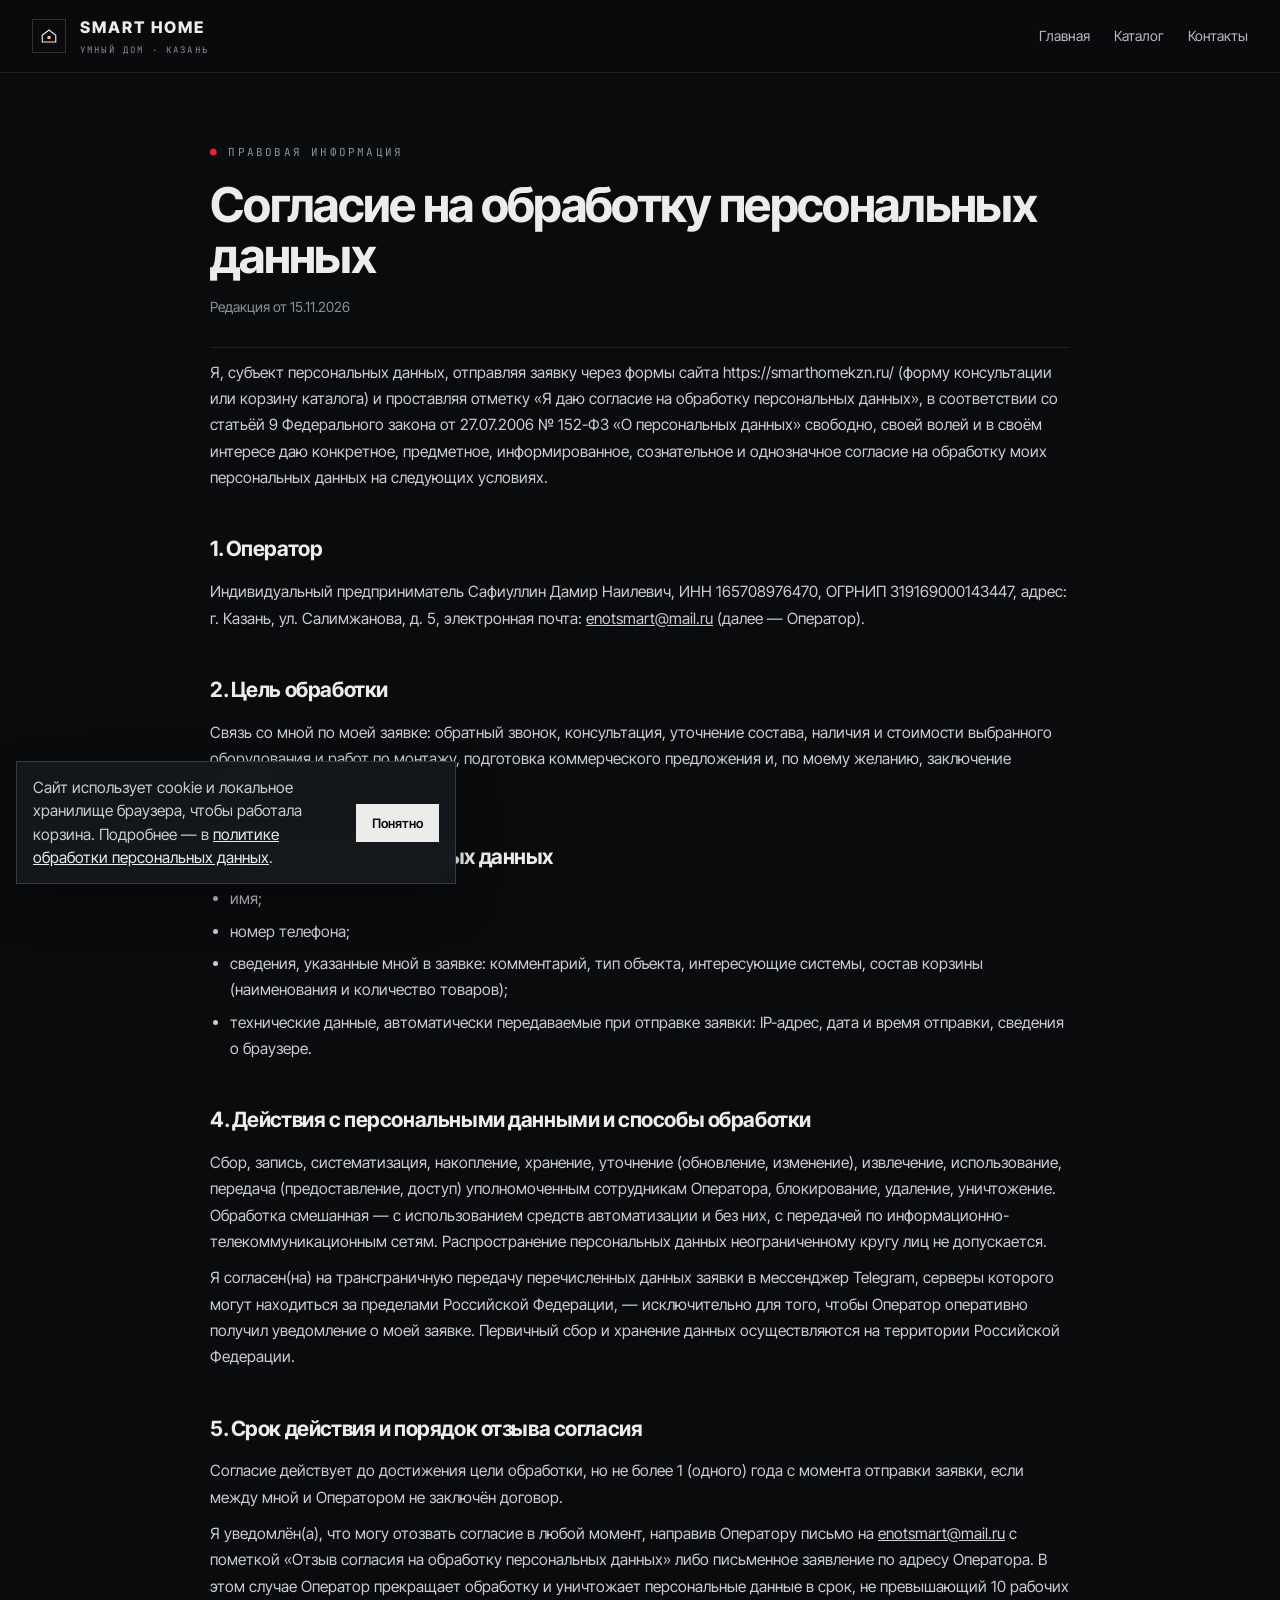
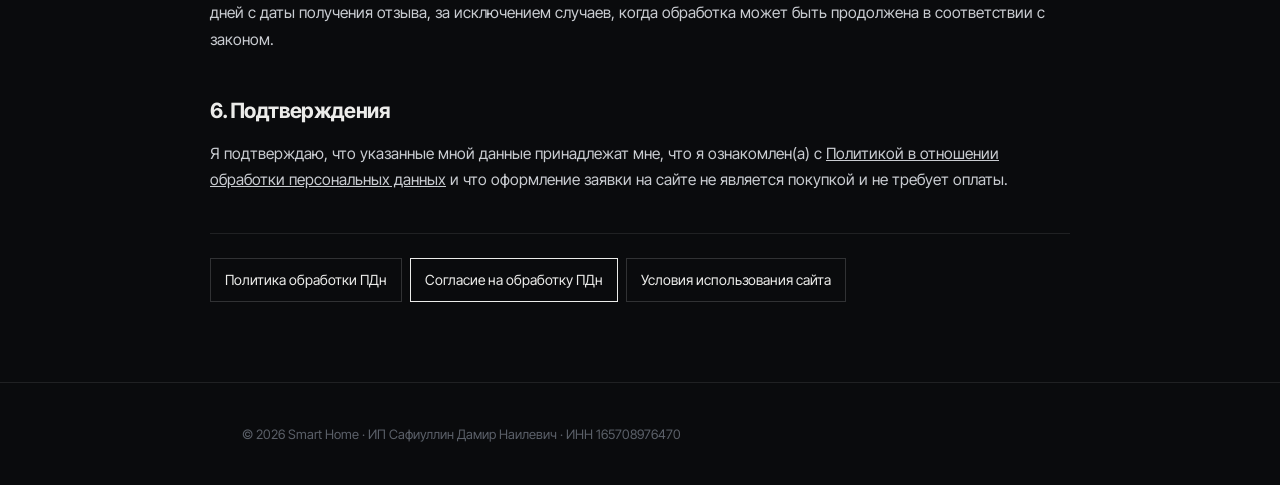
<file: consent.html>
<!doctype html>
<html lang="ru">
<head>
<meta charset="utf-8">
<meta name="viewport" content="width=device-width, initial-scale=1">
<title>Согласие на обработку персональных данных — Smart Home Казань</title>
<link rel="preconnect" href="https://fonts.googleapis.com">
<link rel="preconnect" href="https://fonts.gstatic.com" crossorigin>
<link href="https://fonts.googleapis.com/css2?family=Inter+Tight:wght@400;600;700;800&family=JetBrains+Mono:wght@400;500&display=swap" rel="stylesheet">
<link rel="stylesheet" href="legal.css">
</head>
<body>
<header><div class="nav">
  <a href="index.html" class="logo"><span class="mark"><svg viewBox="0 0 24 24"><path d="M3 11 12 4l9 7v9H3z"/><rect class="win" x="10" y="12" width="4" height="4"/></svg></span><span>SMART HOME<small>УМНЫЙ ДОМ · КАЗАНЬ</small></span></a>
  <nav><a href="index.html">Главная</a><a href="catalog.html">Каталог</a><a href="index.html#contacts">Контакты</a></nav>
</div></header>

<main class="wrap doc">
  <span class="label"><b>●</b> Правовая информация</span>
  <h1>Согласие на обработку персональных данных</h1>
  <p class="meta">Редакция от 15.11.2026</p>

  <p>Я, субъект персональных данных, отправляя заявку через формы сайта https://smarthomekzn.ru/ (форму консультации или корзину каталога) и проставляя отметку «Я даю согласие на обработку персональных данных», в соответствии со статьёй 9 Федерального закона от 27.07.2006 № 152-ФЗ «О персональных данных» свободно, своей волей и в своём интересе даю конкретное, предметное, информированное, сознательное и однозначное согласие на обработку моих персональных данных на следующих условиях.</p>

  <h2>1. Оператор</h2>
  <p>Индивидуальный предприниматель Сафиуллин Дамир Наилевич, ИНН 165708976470, ОГРНИП 319169000143447, адрес: г. Казань, ул. Салимжанова, д. 5, электронная почта: <a href="mailto:enotsmart@mail.ru">enotsmart@mail.ru</a> (далее — Оператор).</p>

  <h2>2. Цель обработки</h2>
  <p>Связь со мной по моей заявке: обратный звонок, консультация, уточнение состава, наличия и стоимости выбранного оборудования и работ по монтажу, подготовка коммерческого предложения и, по моему желанию, заключение договора.</p>

  <h2>3. Перечень персональных данных</h2>
  <ul>
    <li>имя;</li>
    <li>номер телефона;</li>
    <li>сведения, указанные мной в заявке: комментарий, тип объекта, интересующие системы, состав корзины (наименования и количество товаров);</li>
    <li>технические данные, автоматически передаваемые при отправке заявки: IP-адрес, дата и время отправки, сведения о браузере.</li>
  </ul>

  <h2>4. Действия с персональными данными и способы обработки</h2>
  <p>Сбор, запись, систематизация, накопление, хранение, уточнение (обновление, изменение), извлечение, использование, передача (предоставление, доступ) уполномоченным сотрудникам Оператора, блокирование, удаление, уничтожение. Обработка смешанная — с использованием средств автоматизации и без них, с передачей по информационно-телекоммуникационным сетям. Распространение персональных данных неограниченному кругу лиц не допускается.</p>
  <p>Я согласен(на) на трансграничную передачу перечисленных данных заявки в мессенджер Telegram, серверы которого могут находиться за пределами Российской Федерации, — исключительно для того, чтобы Оператор оперативно получил уведомление о моей заявке. Первичный сбор и хранение данных осуществляются на территории Российской Федерации.</p>

  <h2>5. Срок действия и порядок отзыва согласия</h2>
  <p>Согласие действует до достижения цели обработки, но не более 1 (одного) года с момента отправки заявки, если между мной и Оператором не заключён договор.</p>
  <p>Я уведомлён(а), что могу отозвать согласие в любой момент, направив Оператору письмо на <a href="mailto:enotsmart@mail.ru">enotsmart@mail.ru</a> с пометкой «Отзыв согласия на обработку персональных данных» либо письменное заявление по адресу Оператора. В этом случае Оператор прекращает обработку и уничтожает персональные данные в срок, не превышающий 10 рабочих дней с даты получения отзыва, за исключением случаев, когда обработка может быть продолжена в соответствии с законом.</p>

  <h2>6. Подтверждения</h2>
  <p>Я подтверждаю, что указанные мной данные принадлежат мне, что я ознакомлен(а) с <a href="privacy.html">Политикой в отношении обработки персональных данных</a> и что оформление заявки на сайте не является покупкой и не требует оплаты.</p>

  <div class="docs"><a href="privacy.html">Политика обработки ПДн</a><a class="cur" href="consent.html">Согласие на обработку ПДн</a><a href="terms.html">Условия использования сайта</a></div>
</main>
<footer><div class="wrap">© <span id="yr">2026</span> Smart Home · ИП Сафиуллин Дамир Наилевич · ИНН 165708976470</div></footer>
<script>document.getElementById('yr').textContent=new Date().getFullYear()</script>
<script src="send.js"></script>
</body>
</html>
</file>
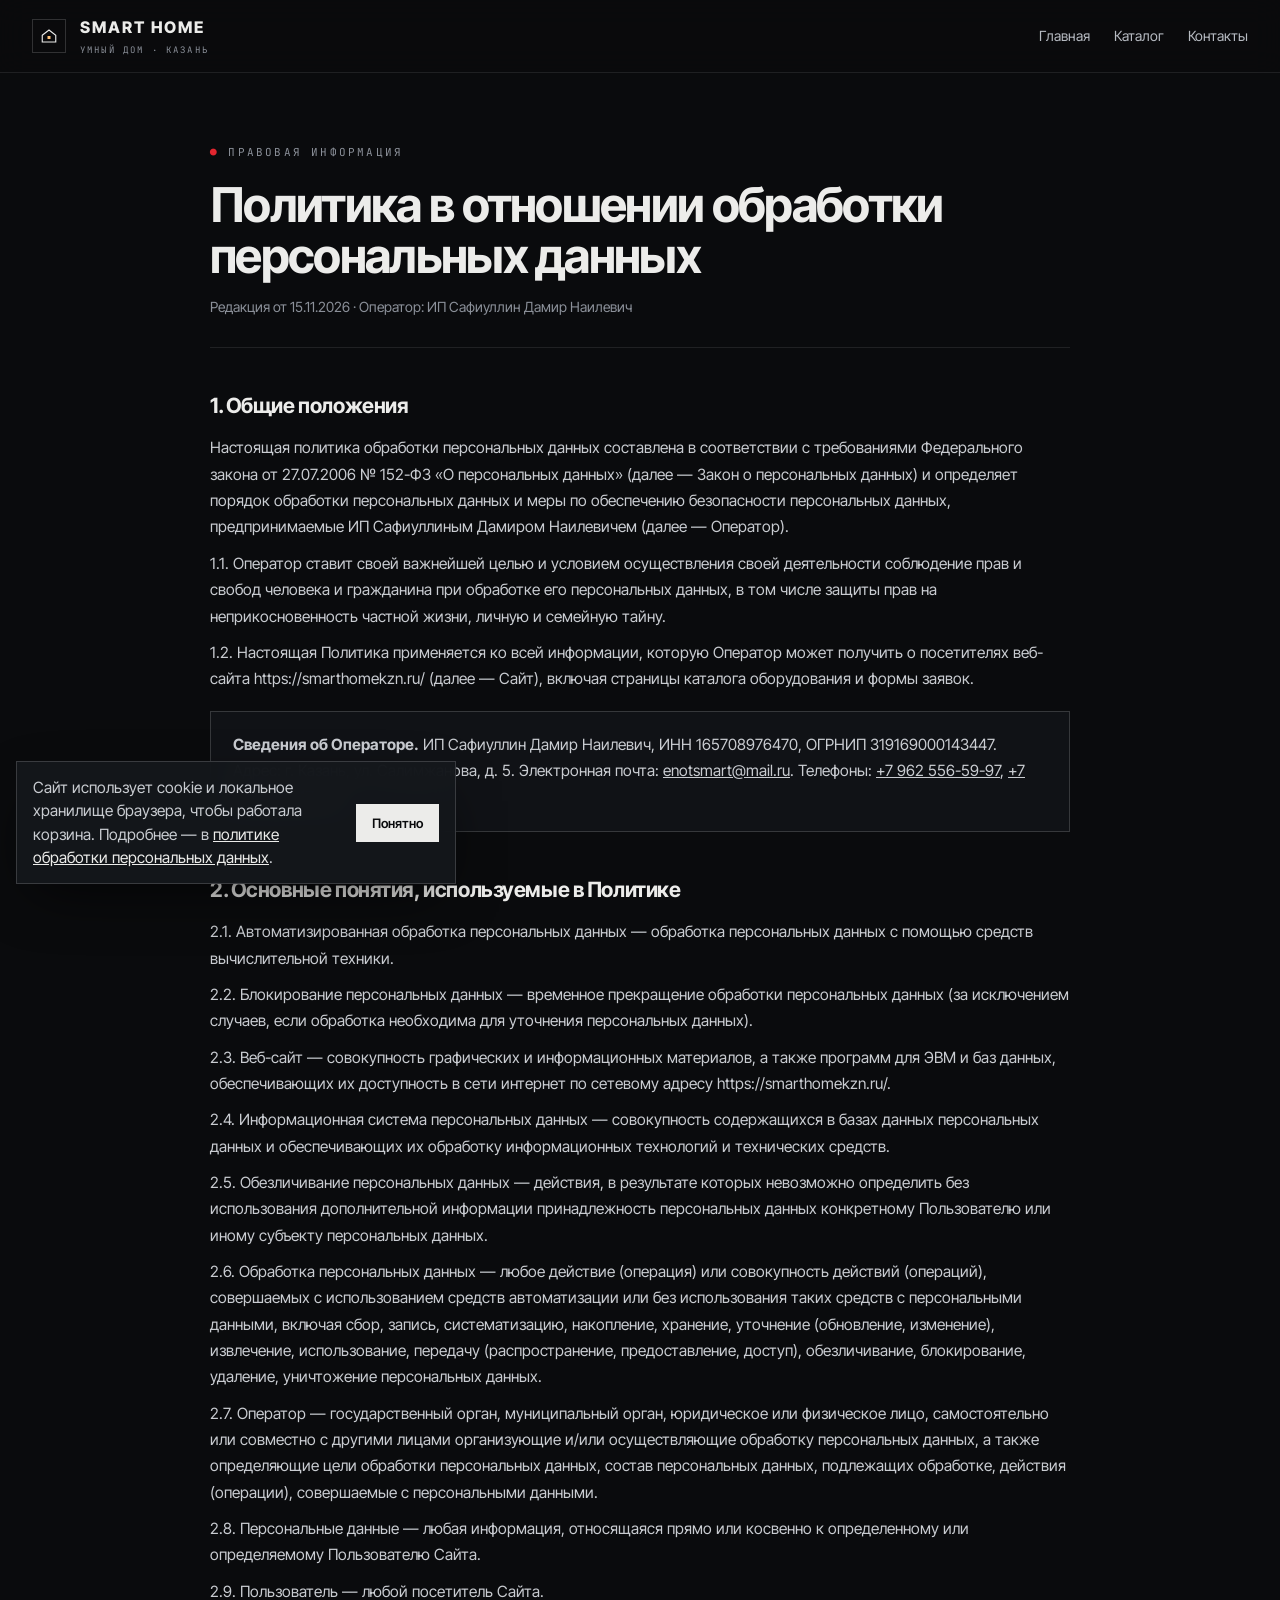
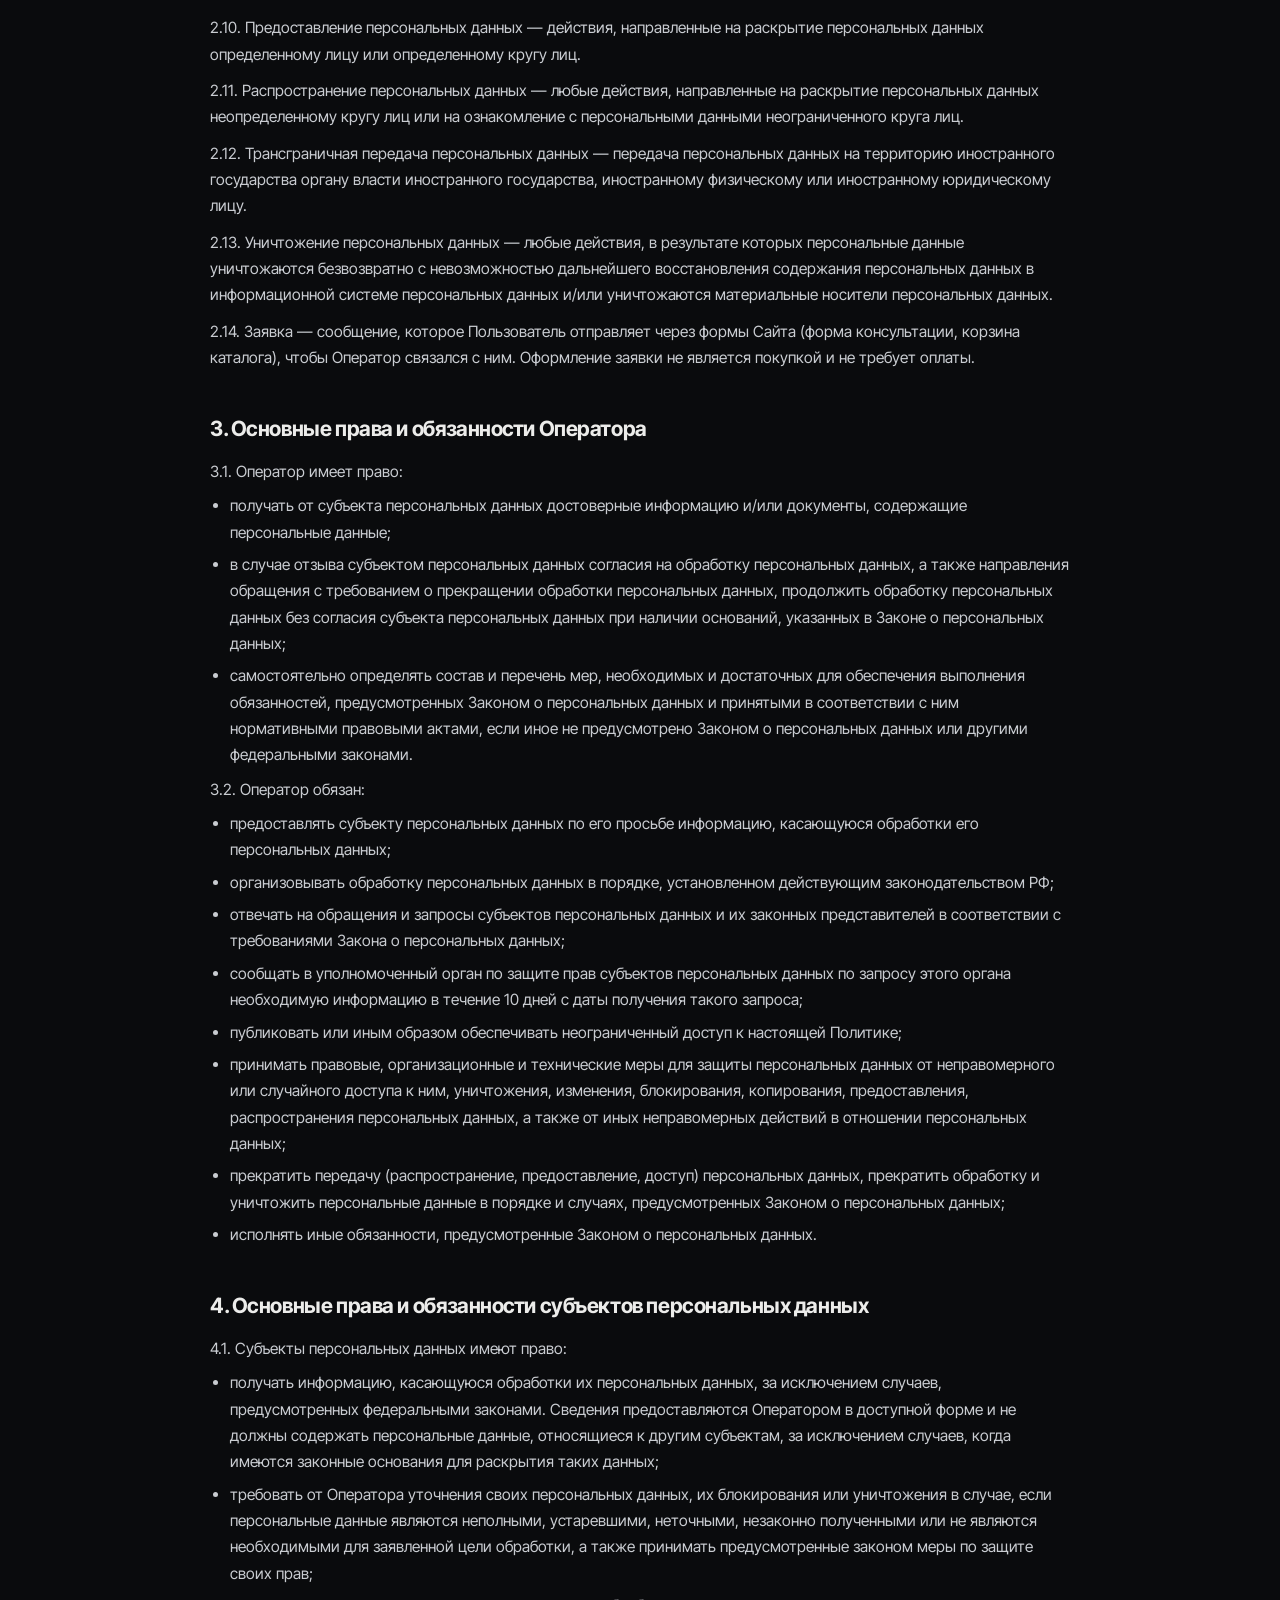
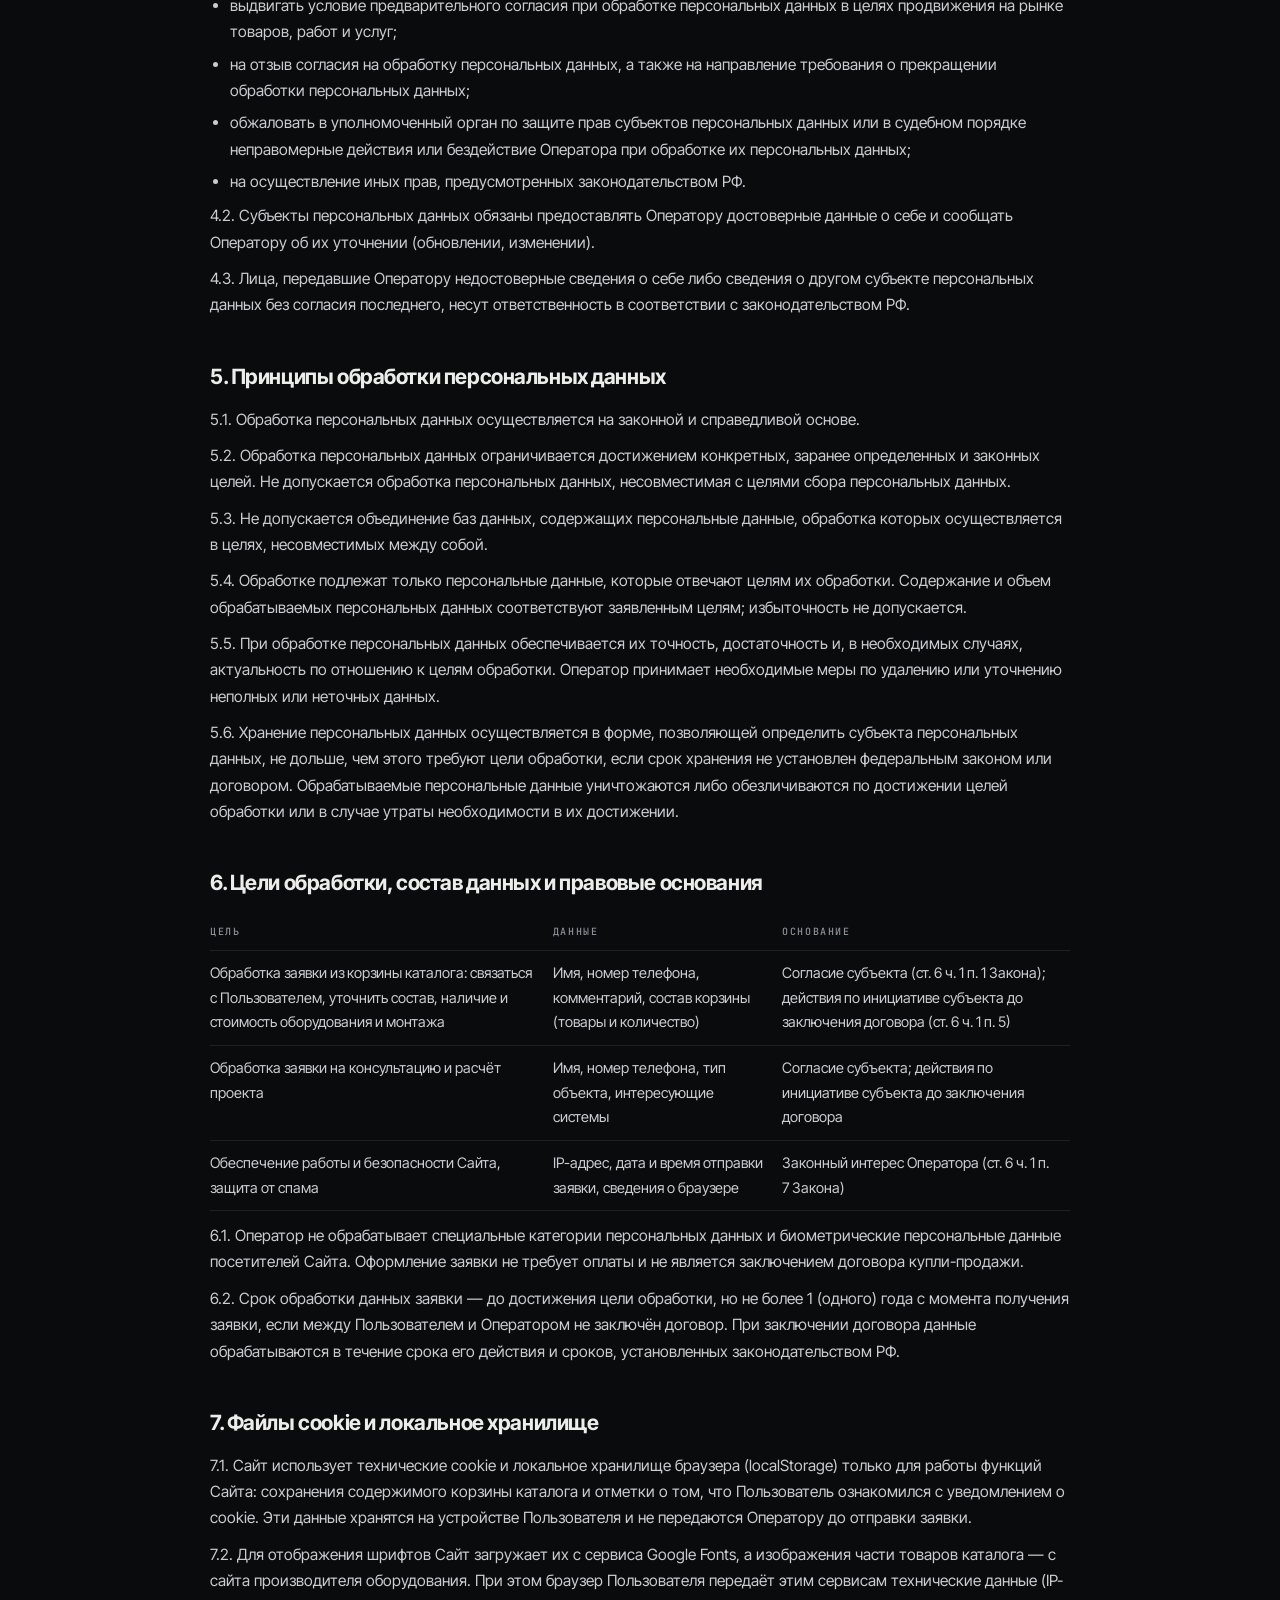
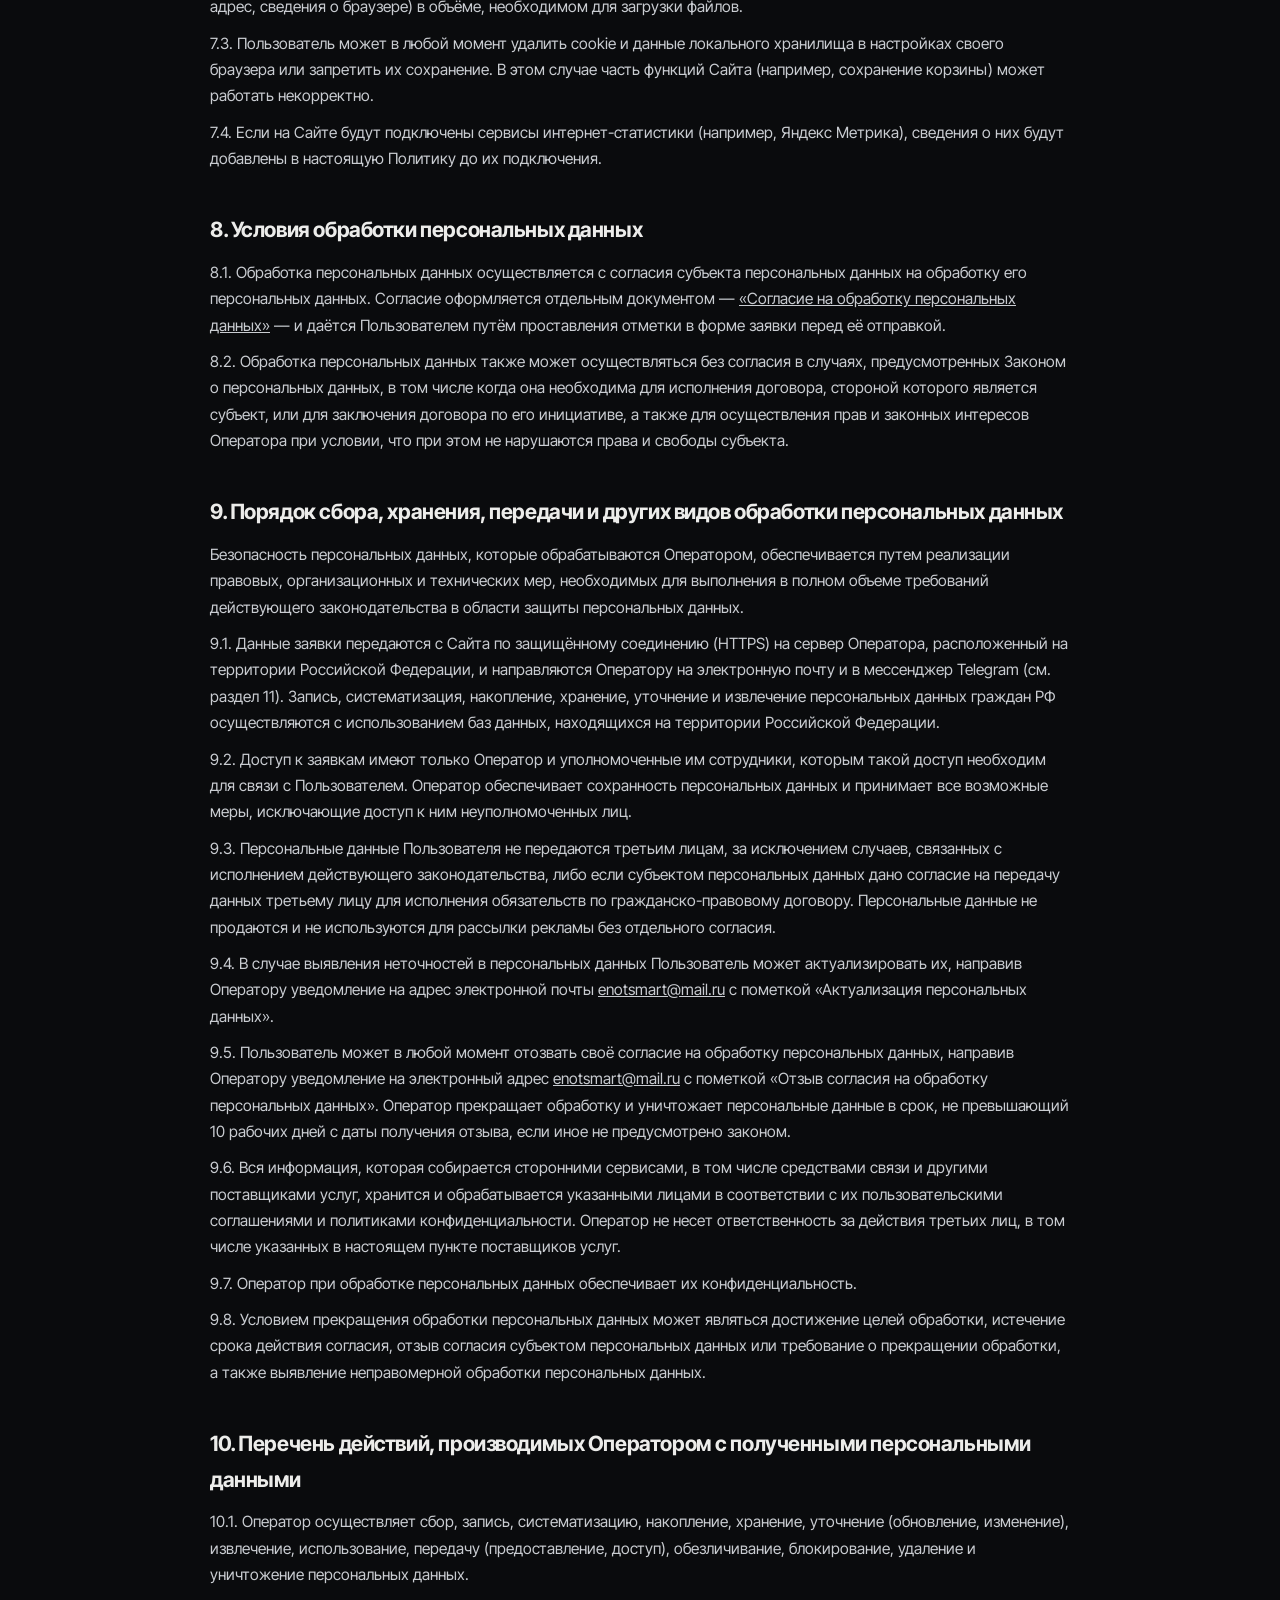
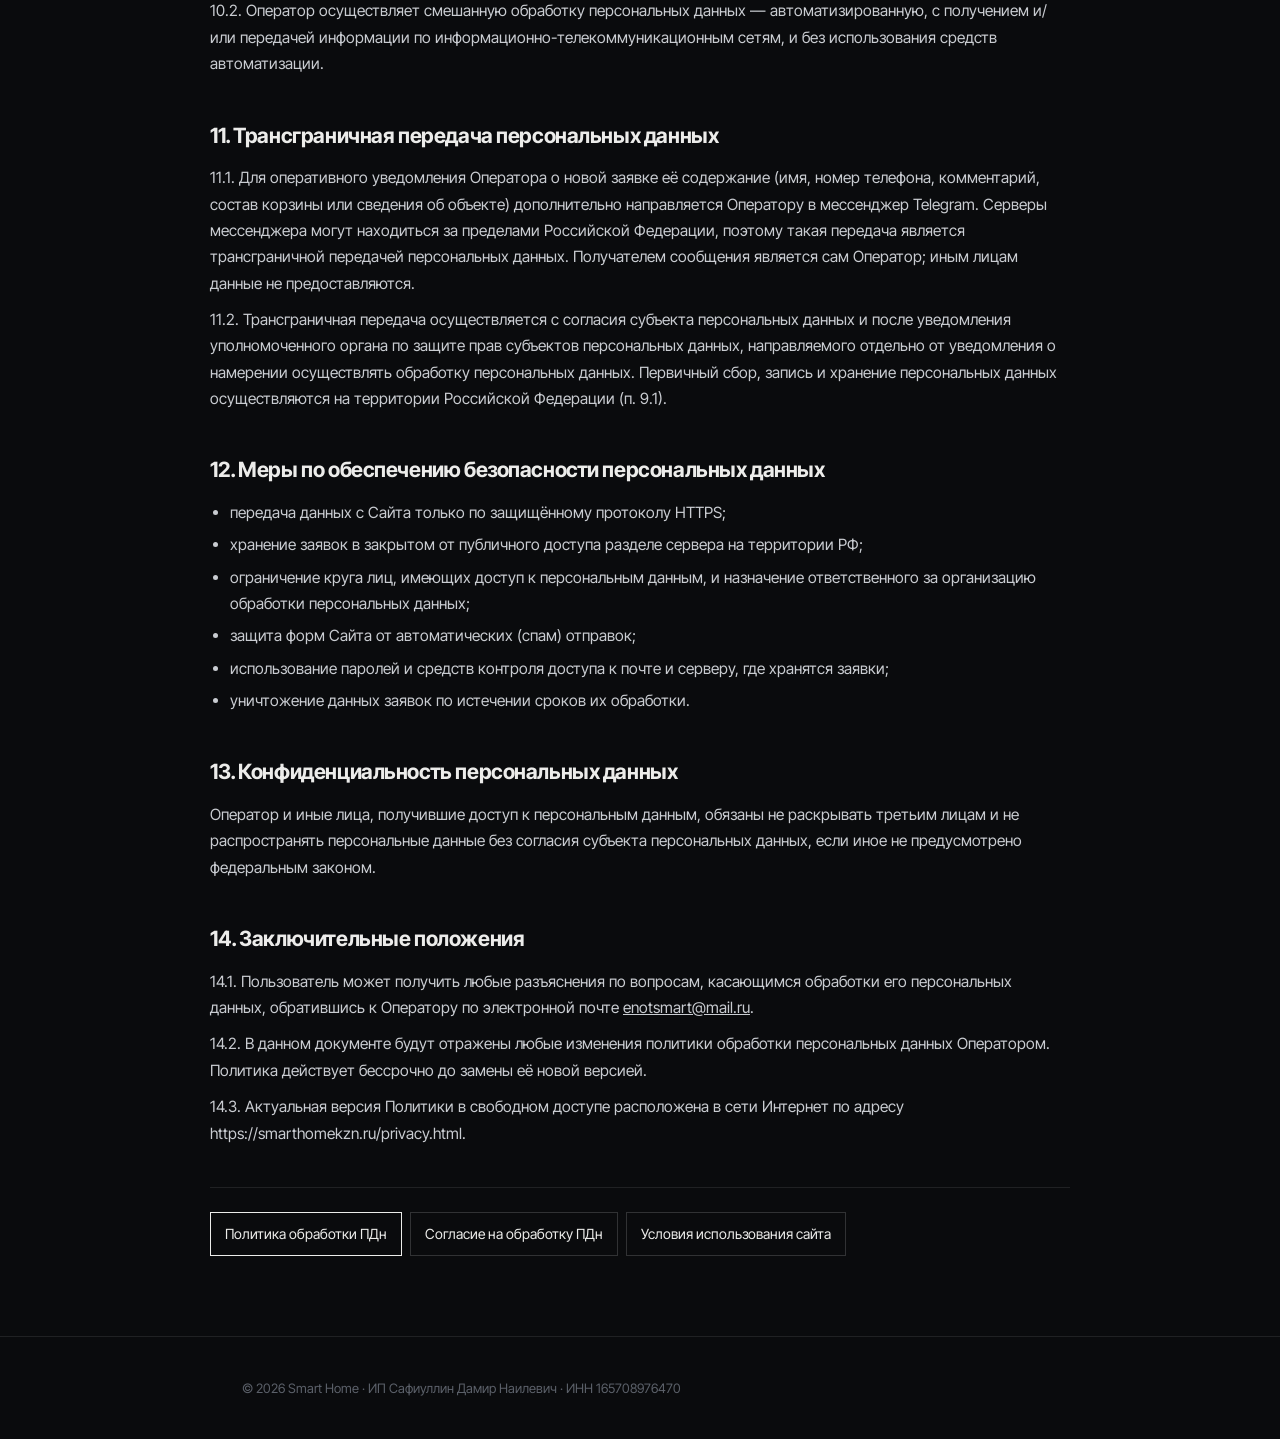
<file: privacy.html>
<!doctype html>
<html lang="ru">
<head>
<meta charset="utf-8">
<meta name="viewport" content="width=device-width, initial-scale=1">
<title>Политика обработки персональных данных — Smart Home Казань</title>
<link rel="preconnect" href="https://fonts.googleapis.com">
<link rel="preconnect" href="https://fonts.gstatic.com" crossorigin>
<link href="https://fonts.googleapis.com/css2?family=Inter+Tight:wght@400;600;700;800&family=JetBrains+Mono:wght@400;500&display=swap" rel="stylesheet">
<link rel="stylesheet" href="legal.css">
</head>
<body>
<header><div class="nav">
  <a href="index.html" class="logo"><span class="mark"><svg viewBox="0 0 24 24"><path d="M3 11 12 4l9 7v9H3z"/><rect class="win" x="10" y="12" width="4" height="4"/></svg></span><span>SMART HOME<small>УМНЫЙ ДОМ · КАЗАНЬ</small></span></a>
  <nav><a href="index.html">Главная</a><a href="catalog.html">Каталог</a><a href="index.html#contacts">Контакты</a></nav>
</div></header>

<main class="wrap doc">
  <span class="label"><b>●</b> Правовая информация</span>
  <h1>Политика в отношении обработки персональных данных</h1>
  <p class="meta">Редакция от 15.11.2026 · Оператор: ИП Сафиуллин Дамир Наилевич</p>

  <h2>1. Общие положения</h2>
  <p>Настоящая политика обработки персональных данных составлена в соответствии с требованиями Федерального закона от 27.07.2006 № 152-ФЗ «О персональных данных» (далее — Закон о персональных данных) и определяет порядок обработки персональных данных и меры по обеспечению безопасности персональных данных, предпринимаемые ИП Сафиуллиным Дамиром Наилевичем (далее — Оператор).</p>
  <p>1.1. Оператор ставит своей важнейшей целью и условием осуществления своей деятельности соблюдение прав и свобод человека и гражданина при обработке его персональных данных, в том числе защиты прав на неприкосновенность частной жизни, личную и семейную тайну.</p>
  <p>1.2. Настоящая Политика применяется ко всей информации, которую Оператор может получить о посетителях веб-сайта https://smarthomekzn.ru/ (далее — Сайт), включая страницы каталога оборудования и формы заявок.</p>
  <div class="box"><p><b>Сведения об Операторе.</b> ИП Сафиуллин Дамир Наилевич, ИНН 165708976470, ОГРНИП 319169000143447. Адрес: г. Казань, ул. Салимжанова, д. 5. Электронная почта: <a href="mailto:enotsmart@mail.ru">enotsmart@mail.ru</a>. Телефоны: <a href="tel:+79625565997">+7 962 556-59-97</a>, <a href="tel:+79093084710">+7 909 308-47-10</a>.</p></div>

  <h2>2. Основные понятия, используемые в Политике</h2>
  <p>2.1. Автоматизированная обработка персональных данных — обработка персональных данных с помощью средств вычислительной техники.</p>
  <p>2.2. Блокирование персональных данных — временное прекращение обработки персональных данных (за исключением случаев, если обработка необходима для уточнения персональных данных).</p>
  <p>2.3. Веб-сайт — совокупность графических и информационных материалов, а также программ для ЭВМ и баз данных, обеспечивающих их доступность в сети интернет по сетевому адресу https://smarthomekzn.ru/.</p>
  <p>2.4. Информационная система персональных данных — совокупность содержащихся в базах данных персональных данных и обеспечивающих их обработку информационных технологий и технических средств.</p>
  <p>2.5. Обезличивание персональных данных — действия, в результате которых невозможно определить без использования дополнительной информации принадлежность персональных данных конкретному Пользователю или иному субъекту персональных данных.</p>
  <p>2.6. Обработка персональных данных — любое действие (операция) или совокупность действий (операций), совершаемых с использованием средств автоматизации или без использования таких средств с персональными данными, включая сбор, запись, систематизацию, накопление, хранение, уточнение (обновление, изменение), извлечение, использование, передачу (распространение, предоставление, доступ), обезличивание, блокирование, удаление, уничтожение персональных данных.</p>
  <p>2.7. Оператор — государственный орган, муниципальный орган, юридическое или физическое лицо, самостоятельно или совместно с другими лицами организующие и/или осуществляющие обработку персональных данных, а также определяющие цели обработки персональных данных, состав персональных данных, подлежащих обработке, действия (операции), совершаемые с персональными данными.</p>
  <p>2.8. Персональные данные — любая информация, относящаяся прямо или косвенно к определенному или определяемому Пользователю Сайта.</p>
  <p>2.9. Пользователь — любой посетитель Сайта.</p>
  <p>2.10. Предоставление персональных данных — действия, направленные на раскрытие персональных данных определенному лицу или определенному кругу лиц.</p>
  <p>2.11. Распространение персональных данных — любые действия, направленные на раскрытие персональных данных неопределенному кругу лиц или на ознакомление с персональными данными неограниченного круга лиц.</p>
  <p>2.12. Трансграничная передача персональных данных — передача персональных данных на территорию иностранного государства органу власти иностранного государства, иностранному физическому или иностранному юридическому лицу.</p>
  <p>2.13. Уничтожение персональных данных — любые действия, в результате которых персональные данные уничтожаются безвозвратно с невозможностью дальнейшего восстановления содержания персональных данных в информационной системе персональных данных и/или уничтожаются материальные носители персональных данных.</p>
  <p>2.14. Заявка — сообщение, которое Пользователь отправляет через формы Сайта (форма консультации, корзина каталога), чтобы Оператор связался с ним. Оформление заявки не является покупкой и не требует оплаты.</p>

  <h2>3. Основные права и обязанности Оператора</h2>
  <p>3.1. Оператор имеет право:</p>
  <ul>
    <li>получать от субъекта персональных данных достоверные информацию и/или документы, содержащие персональные данные;</li>
    <li>в случае отзыва субъектом персональных данных согласия на обработку персональных данных, а также направления обращения с требованием о прекращении обработки персональных данных, продолжить обработку персональных данных без согласия субъекта персональных данных при наличии оснований, указанных в Законе о персональных данных;</li>
    <li>самостоятельно определять состав и перечень мер, необходимых и достаточных для обеспечения выполнения обязанностей, предусмотренных Законом о персональных данных и принятыми в соответствии с ним нормативными правовыми актами, если иное не предусмотрено Законом о персональных данных или другими федеральными законами.</li>
  </ul>
  <p>3.2. Оператор обязан:</p>
  <ul>
    <li>предоставлять субъекту персональных данных по его просьбе информацию, касающуюся обработки его персональных данных;</li>
    <li>организовывать обработку персональных данных в порядке, установленном действующим законодательством РФ;</li>
    <li>отвечать на обращения и запросы субъектов персональных данных и их законных представителей в соответствии с требованиями Закона о персональных данных;</li>
    <li>сообщать в уполномоченный орган по защите прав субъектов персональных данных по запросу этого органа необходимую информацию в течение 10 дней с даты получения такого запроса;</li>
    <li>публиковать или иным образом обеспечивать неограниченный доступ к настоящей Политике;</li>
    <li>принимать правовые, организационные и технические меры для защиты персональных данных от неправомерного или случайного доступа к ним, уничтожения, изменения, блокирования, копирования, предоставления, распространения персональных данных, а также от иных неправомерных действий в отношении персональных данных;</li>
    <li>прекратить передачу (распространение, предоставление, доступ) персональных данных, прекратить обработку и уничтожить персональные данные в порядке и случаях, предусмотренных Законом о персональных данных;</li>
    <li>исполнять иные обязанности, предусмотренные Законом о персональных данных.</li>
  </ul>

  <h2>4. Основные права и обязанности субъектов персональных данных</h2>
  <p>4.1. Субъекты персональных данных имеют право:</p>
  <ul>
    <li>получать информацию, касающуюся обработки их персональных данных, за исключением случаев, предусмотренных федеральными законами. Сведения предоставляются Оператором в доступной форме и не должны содержать персональные данные, относящиеся к другим субъектам, за исключением случаев, когда имеются законные основания для раскрытия таких данных;</li>
    <li>требовать от Оператора уточнения своих персональных данных, их блокирования или уничтожения в случае, если персональные данные являются неполными, устаревшими, неточными, незаконно полученными или не являются необходимыми для заявленной цели обработки, а также принимать предусмотренные законом меры по защите своих прав;</li>
    <li>выдвигать условие предварительного согласия при обработке персональных данных в целях продвижения на рынке товаров, работ и услуг;</li>
    <li>на отзыв согласия на обработку персональных данных, а также на направление требования о прекращении обработки персональных данных;</li>
    <li>обжаловать в уполномоченный орган по защите прав субъектов персональных данных или в судебном порядке неправомерные действия или бездействие Оператора при обработке их персональных данных;</li>
    <li>на осуществление иных прав, предусмотренных законодательством РФ.</li>
  </ul>
  <p>4.2. Субъекты персональных данных обязаны предоставлять Оператору достоверные данные о себе и сообщать Оператору об их уточнении (обновлении, изменении).</p>
  <p>4.3. Лица, передавшие Оператору недостоверные сведения о себе либо сведения о другом субъекте персональных данных без согласия последнего, несут ответственность в соответствии с законодательством РФ.</p>

  <h2>5. Принципы обработки персональных данных</h2>
  <p>5.1. Обработка персональных данных осуществляется на законной и справедливой основе.</p>
  <p>5.2. Обработка персональных данных ограничивается достижением конкретных, заранее определенных и законных целей. Не допускается обработка персональных данных, несовместимая с целями сбора персональных данных.</p>
  <p>5.3. Не допускается объединение баз данных, содержащих персональные данные, обработка которых осуществляется в целях, несовместимых между собой.</p>
  <p>5.4. Обработке подлежат только персональные данные, которые отвечают целям их обработки. Содержание и объем обрабатываемых персональных данных соответствуют заявленным целям; избыточность не допускается.</p>
  <p>5.5. При обработке персональных данных обеспечивается их точность, достаточность и, в необходимых случаях, актуальность по отношению к целям обработки. Оператор принимает необходимые меры по удалению или уточнению неполных или неточных данных.</p>
  <p>5.6. Хранение персональных данных осуществляется в форме, позволяющей определить субъекта персональных данных, не дольше, чем этого требуют цели обработки, если срок хранения не установлен федеральным законом или договором. Обрабатываемые персональные данные уничтожаются либо обезличиваются по достижении целей обработки или в случае утраты необходимости в их достижении.</p>

  <h2>6. Цели обработки, состав данных и правовые основания</h2>
  <table>
    <tr><th>ЦЕЛЬ</th><th>ДАННЫЕ</th><th>ОСНОВАНИЕ</th></tr>
    <tr><td>Обработка заявки из корзины каталога: связаться с Пользователем, уточнить состав, наличие и стоимость оборудования и монтажа</td><td>Имя, номер телефона, комментарий, состав корзины (товары и количество)</td><td>Согласие субъекта (ст. 6 ч. 1 п. 1 Закона); действия по инициативе субъекта до заключения договора (ст. 6 ч. 1 п. 5)</td></tr>
    <tr><td>Обработка заявки на консультацию и расчёт проекта</td><td>Имя, номер телефона, тип объекта, интересующие системы</td><td>Согласие субъекта; действия по инициативе субъекта до заключения договора</td></tr>
    <tr><td>Обеспечение работы и безопасности Сайта, защита от спама</td><td>IP-адрес, дата и время отправки заявки, сведения о браузере</td><td>Законный интерес Оператора (ст. 6 ч. 1 п. 7 Закона)</td></tr>
  </table>
  <p>6.1. Оператор не обрабатывает специальные категории персональных данных и биометрические персональные данные посетителей Сайта. Оформление заявки не требует оплаты и не является заключением договора купли-продажи.</p>
  <p>6.2. Срок обработки данных заявки — до достижения цели обработки, но не более 1 (одного) года с момента получения заявки, если между Пользователем и Оператором не заключён договор. При заключении договора данные обрабатываются в течение срока его действия и сроков, установленных законодательством РФ.</p>

  <h2 id="cookie">7. Файлы cookie и локальное хранилище</h2>
  <p>7.1. Сайт использует технические cookie и локальное хранилище браузера (localStorage) только для работы функций Сайта: сохранения содержимого корзины каталога и отметки о том, что Пользователь ознакомился с уведомлением о cookie. Эти данные хранятся на устройстве Пользователя и не передаются Оператору до отправки заявки.</p>
  <p>7.2. Для отображения шрифтов Сайт загружает их с сервиса Google Fonts, а изображения части товаров каталога — с сайта производителя оборудования. При этом браузер Пользователя передаёт этим сервисам технические данные (IP-адрес, сведения о браузере) в объёме, необходимом для загрузки файлов.</p>
  <p>7.3. Пользователь может в любой момент удалить cookie и данные локального хранилища в настройках своего браузера или запретить их сохранение. В этом случае часть функций Сайта (например, сохранение корзины) может работать некорректно.</p>
  <p>7.4. Если на Сайте будут подключены сервисы интернет-статистики (например, Яндекс Метрика), сведения о них будут добавлены в настоящую Политику до их подключения.</p>

  <h2>8. Условия обработки персональных данных</h2>
  <p>8.1. Обработка персональных данных осуществляется с согласия субъекта персональных данных на обработку его персональных данных. Согласие оформляется отдельным документом — <a href="consent.html">«Согласие на обработку персональных данных»</a> — и даётся Пользователем путём проставления отметки в форме заявки перед её отправкой.</p>
  <p>8.2. Обработка персональных данных также может осуществляться без согласия в случаях, предусмотренных Законом о персональных данных, в том числе когда она необходима для исполнения договора, стороной которого является субъект, или для заключения договора по его инициативе, а также для осуществления прав и законных интересов Оператора при условии, что при этом не нарушаются права и свободы субъекта.</p>

  <h2>9. Порядок сбора, хранения, передачи и других видов обработки персональных данных</h2>
  <p>Безопасность персональных данных, которые обрабатываются Оператором, обеспечивается путем реализации правовых, организационных и технических мер, необходимых для выполнения в полном объеме требований действующего законодательства в области защиты персональных данных.</p>
  <p>9.1. Данные заявки передаются с Сайта по защищённому соединению (HTTPS) на сервер Оператора, расположенный на территории Российской Федерации, и направляются Оператору на электронную почту и в мессенджер Telegram (см. раздел 11). Запись, систематизация, накопление, хранение, уточнение и извлечение персональных данных граждан РФ осуществляются с использованием баз данных, находящихся на территории Российской Федерации.</p>
  <p>9.2. Доступ к заявкам имеют только Оператор и уполномоченные им сотрудники, которым такой доступ необходим для связи с Пользователем. Оператор обеспечивает сохранность персональных данных и принимает все возможные меры, исключающие доступ к ним неуполномоченных лиц.</p>
  <p>9.3. Персональные данные Пользователя не передаются третьим лицам, за исключением случаев, связанных с исполнением действующего законодательства, либо если субъектом персональных данных дано согласие на передачу данных третьему лицу для исполнения обязательств по гражданско-правовому договору. Персональные данные не продаются и не используются для рассылки рекламы без отдельного согласия.</p>
  <p>9.4. В случае выявления неточностей в персональных данных Пользователь может актуализировать их, направив Оператору уведомление на адрес электронной почты <a href="mailto:enotsmart@mail.ru">enotsmart@mail.ru</a> с пометкой «Актуализация персональных данных».</p>
  <p>9.5. Пользователь может в любой момент отозвать своё согласие на обработку персональных данных, направив Оператору уведомление на электронный адрес <a href="mailto:enotsmart@mail.ru">enotsmart@mail.ru</a> с пометкой «Отзыв согласия на обработку персональных данных». Оператор прекращает обработку и уничтожает персональные данные в срок, не превышающий 10 рабочих дней с даты получения отзыва, если иное не предусмотрено законом.</p>
  <p>9.6. Вся информация, которая собирается сторонними сервисами, в том числе средствами связи и другими поставщиками услуг, хранится и обрабатывается указанными лицами в соответствии с их пользовательскими соглашениями и политиками конфиденциальности. Оператор не несет ответственность за действия третьих лиц, в том числе указанных в настоящем пункте поставщиков услуг.</p>
  <p>9.7. Оператор при обработке персональных данных обеспечивает их конфиденциальность.</p>
  <p>9.8. Условием прекращения обработки персональных данных может являться достижение целей обработки, истечение срока действия согласия, отзыв согласия субъектом персональных данных или требование о прекращении обработки, а также выявление неправомерной обработки персональных данных.</p>

  <h2>10. Перечень действий, производимых Оператором с полученными персональными данными</h2>
  <p>10.1. Оператор осуществляет сбор, запись, систематизацию, накопление, хранение, уточнение (обновление, изменение), извлечение, использование, передачу (предоставление, доступ), обезличивание, блокирование, удаление и уничтожение персональных данных.</p>
  <p>10.2. Оператор осуществляет смешанную обработку персональных данных — автоматизированную, с получением и/или передачей информации по информационно-телекоммуникационным сетям, и без использования средств автоматизации.</p>

  <h2>11. Трансграничная передача персональных данных</h2>
  <p>11.1. Для оперативного уведомления Оператора о новой заявке её содержание (имя, номер телефона, комментарий, состав корзины или сведения об объекте) дополнительно направляется Оператору в мессенджер Telegram. Серверы мессенджера могут находиться за пределами Российской Федерации, поэтому такая передача является трансграничной передачей персональных данных. Получателем сообщения является сам Оператор; иным лицам данные не предоставляются.</p>
  <p>11.2. Трансграничная передача осуществляется с согласия субъекта персональных данных и после уведомления уполномоченного органа по защите прав субъектов персональных данных, направляемого отдельно от уведомления о намерении осуществлять обработку персональных данных. Первичный сбор, запись и хранение персональных данных осуществляются на территории Российской Федерации (п. 9.1).</p>

  <h2>12. Меры по обеспечению безопасности персональных данных</h2>
  <ul>
    <li>передача данных с Сайта только по защищённому протоколу HTTPS;</li>
    <li>хранение заявок в закрытом от публичного доступа разделе сервера на территории РФ;</li>
    <li>ограничение круга лиц, имеющих доступ к персональным данным, и назначение ответственного за организацию обработки персональных данных;</li>
    <li>защита форм Сайта от автоматических (спам) отправок;</li>
    <li>использование паролей и средств контроля доступа к почте и серверу, где хранятся заявки;</li>
    <li>уничтожение данных заявок по истечении сроков их обработки.</li>
  </ul>

  <h2>13. Конфиденциальность персональных данных</h2>
  <p>Оператор и иные лица, получившие доступ к персональным данным, обязаны не раскрывать третьим лицам и не распространять персональные данные без согласия субъекта персональных данных, если иное не предусмотрено федеральным законом.</p>

  <h2>14. Заключительные положения</h2>
  <p>14.1. Пользователь может получить любые разъяснения по вопросам, касающимся обработки его персональных данных, обратившись к Оператору по электронной почте <a href="mailto:enotsmart@mail.ru">enotsmart@mail.ru</a>.</p>
  <p>14.2. В данном документе будут отражены любые изменения политики обработки персональных данных Оператором. Политика действует бессрочно до замены её новой версией.</p>
  <p>14.3. Актуальная версия Политики в свободном доступе расположена в сети Интернет по адресу https://smarthomekzn.ru/privacy.html.</p>

  <div class="docs"><a class="cur" href="privacy.html">Политика обработки ПДн</a><a href="consent.html">Согласие на обработку ПДн</a><a href="terms.html">Условия использования сайта</a></div>
</main>
<footer><div class="wrap">© <span id="yr">2026</span> Smart Home · ИП Сафиуллин Дамир Наилевич · ИНН 165708976470</div></footer>
<script>document.getElementById('yr').textContent=new Date().getFullYear()</script>
<script src="send.js"></script>
</body>
</html>
</file>
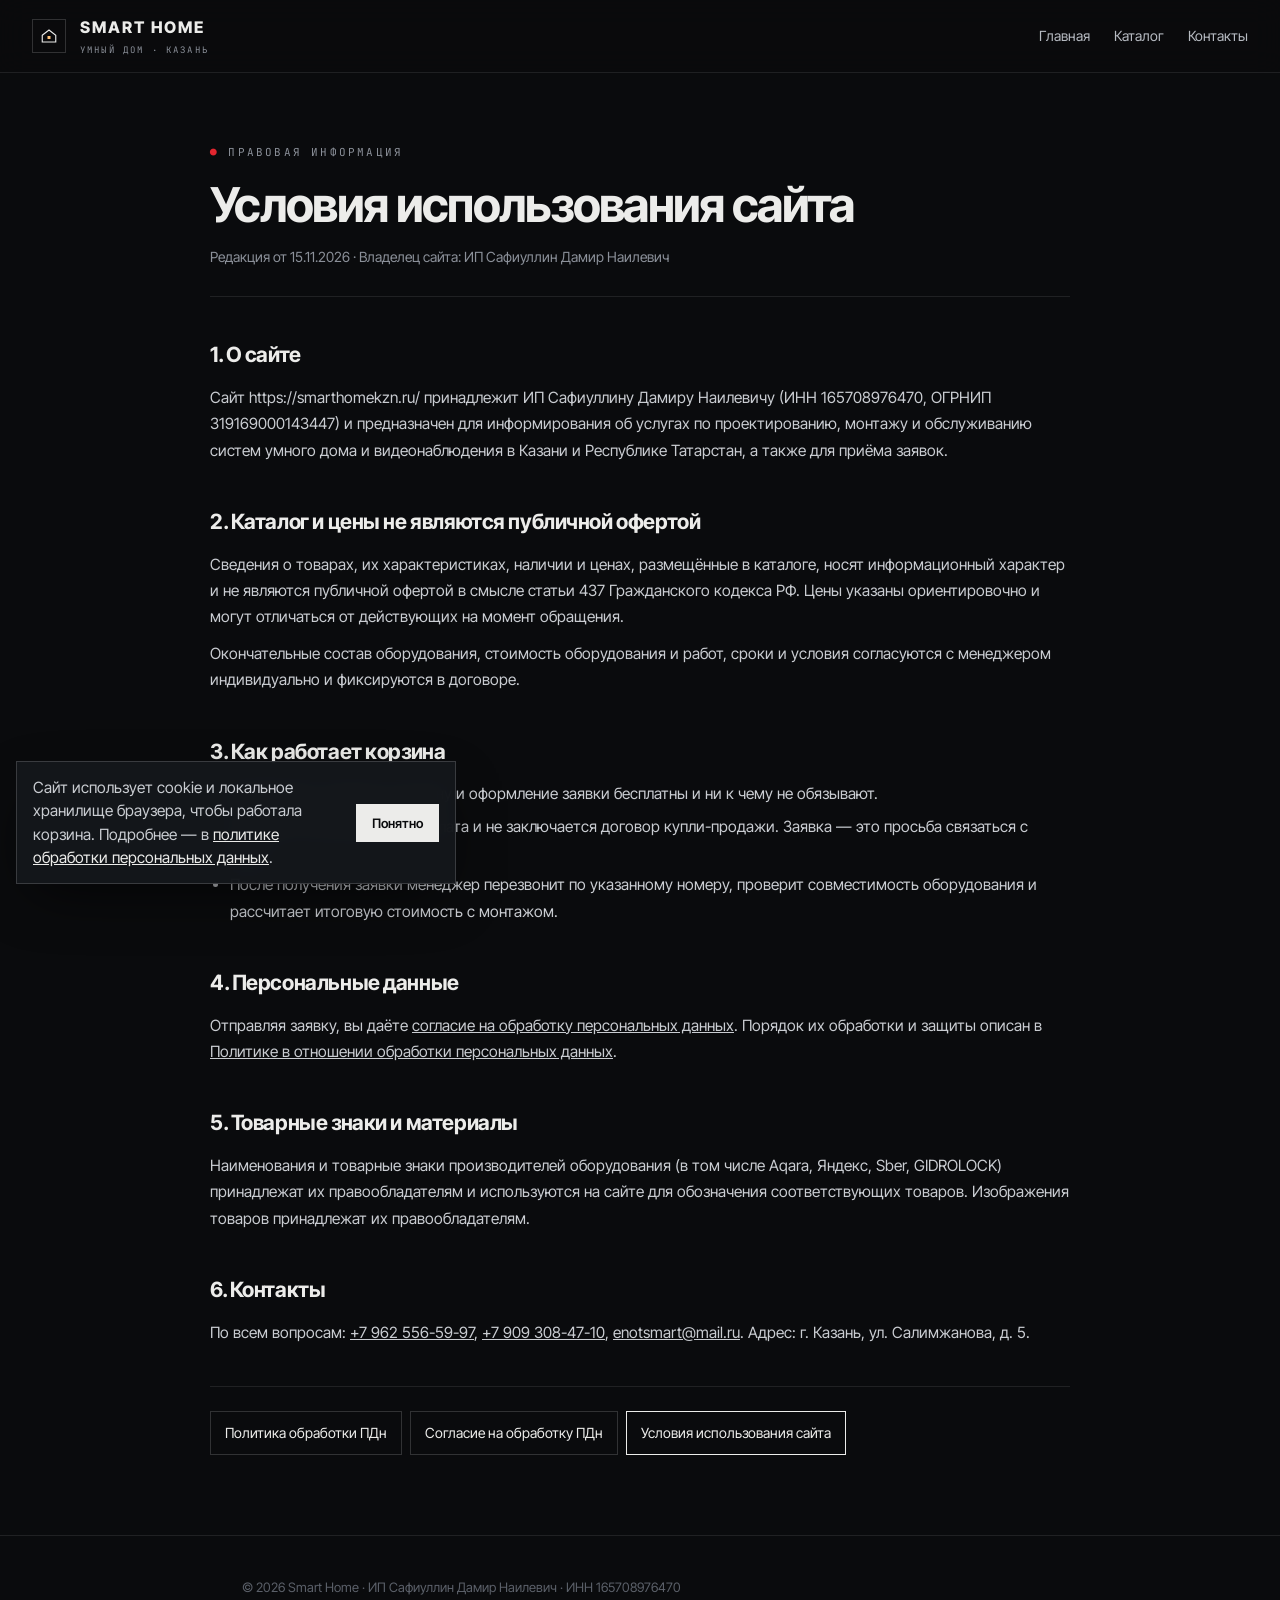
<file: terms.html>
<!doctype html>
<html lang="ru">
<head>
<meta charset="utf-8">
<meta name="viewport" content="width=device-width, initial-scale=1">
<title>Условия использования сайта — Smart Home Казань</title>
<link rel="preconnect" href="https://fonts.googleapis.com">
<link rel="preconnect" href="https://fonts.gstatic.com" crossorigin>
<link href="https://fonts.googleapis.com/css2?family=Inter+Tight:wght@400;600;700;800&family=JetBrains+Mono:wght@400;500&display=swap" rel="stylesheet">
<link rel="stylesheet" href="legal.css">
</head>
<body>
<header><div class="nav">
  <a href="index.html" class="logo"><span class="mark"><svg viewBox="0 0 24 24"><path d="M3 11 12 4l9 7v9H3z"/><rect class="win" x="10" y="12" width="4" height="4"/></svg></span><span>SMART HOME<small>УМНЫЙ ДОМ · КАЗАНЬ</small></span></a>
  <nav><a href="index.html">Главная</a><a href="catalog.html">Каталог</a><a href="index.html#contacts">Контакты</a></nav>
</div></header>

<main class="wrap doc">
  <span class="label"><b>●</b> Правовая информация</span>
  <h1>Условия использования сайта</h1>
  <p class="meta">Редакция от 15.11.2026 · Владелец сайта: ИП Сафиуллин Дамир Наилевич</p>

  <h2>1. О сайте</h2>
  <p>Сайт https://smarthomekzn.ru/ принадлежит ИП Сафиуллину Дамиру Наилевичу (ИНН 165708976470, ОГРНИП 319169000143447) и предназначен для информирования об услугах по проектированию, монтажу и обслуживанию систем умного дома и видеонаблюдения в Казани и Республике Татарстан, а также для приёма заявок.</p>

  <h2>2. Каталог и цены не являются публичной офертой</h2>
  <p>Сведения о товарах, их характеристиках, наличии и ценах, размещённые в каталоге, носят информационный характер и не являются публичной офертой в смысле статьи 437 Гражданского кодекса РФ. Цены указаны ориентировочно и могут отличаться от действующих на момент обращения.</p>
  <p>Окончательные состав оборудования, стоимость оборудования и работ, сроки и условия согласуются с менеджером индивидуально и фиксируются в договоре.</p>

  <h2>3. Как работает корзина</h2>
  <ul>
    <li>Добавление товаров в корзину и оформление заявки бесплатны и ни к чему не обязывают.</li>
    <li>На сайте не производится оплата и не заключается договор купли-продажи. Заявка — это просьба связаться с вами.</li>
    <li>После получения заявки менеджер перезвонит по указанному номеру, проверит совместимость оборудования и рассчитает итоговую стоимость с монтажом.</li>
  </ul>

  <h2>4. Персональные данные</h2>
  <p>Отправляя заявку, вы даёте <a href="consent.html">согласие на обработку персональных данных</a>. Порядок их обработки и защиты описан в <a href="privacy.html">Политике в отношении обработки персональных данных</a>.</p>

  <h2>5. Товарные знаки и материалы</h2>
  <p>Наименования и товарные знаки производителей оборудования (в том числе Aqara, Яндекс, Sber, GIDROLOCK) принадлежат их правообладателям и используются на сайте для обозначения соответствующих товаров. Изображения товаров принадлежат их правообладателям.</p>

  <h2>6. Контакты</h2>
  <p>По всем вопросам: <a href="tel:+79625565997">+7 962 556-59-97</a>, <a href="tel:+79093084710">+7 909 308-47-10</a>, <a href="mailto:enotsmart@mail.ru">enotsmart@mail.ru</a>. Адрес: г. Казань, ул. Салимжанова, д. 5.</p>

  <div class="docs"><a href="privacy.html">Политика обработки ПДн</a><a href="consent.html">Согласие на обработку ПДн</a><a class="cur" href="terms.html">Условия использования сайта</a></div>
</main>
<footer><div class="wrap">© <span id="yr">2026</span> Smart Home · ИП Сафиуллин Дамир Наилевич · ИНН 165708976470</div></footer>
<script>document.getElementById('yr').textContent=new Date().getFullYear()</script>
<script src="send.js"></script>
</body>
</html>
</file>
<file: legal.css>
:root{
  --bg:#0A0B0D; --bg2:#101216; --ink:#ECECEA; --mute:#8B9099; --dim:#5B6069;
  --line:rgba(255,255,255,.09); --line2:rgba(255,255,255,.16); --red:#E3262F; --warm:#FFC27A;
  --sans:'Inter Tight',system-ui,sans-serif; --mono:'JetBrains Mono',ui-monospace,monospace;
}
*{box-sizing:border-box;margin:0;padding:0}
body{background:var(--bg);color:var(--ink);font:16px/1.7 var(--sans);-webkit-font-smoothing:antialiased}
a{color:inherit}
.wrap{max-width:860px;margin:0 auto;padding:0 32px}
header{position:sticky;top:0;z-index:10;background:rgba(10,11,13,.9);backdrop-filter:blur(14px);border-bottom:1px solid var(--line)}
.nav{max-width:1280px;margin:0 auto;padding:0 32px;display:flex;align-items:center;justify-content:space-between;height:72px;gap:20px}
.logo{display:flex;align-items:center;gap:14px;font-weight:800;font-size:16px;letter-spacing:.12em;text-decoration:none}
.logo small{display:block;font-family:var(--mono);font-weight:400;font-size:9px;letter-spacing:.24em;color:var(--mute);margin-top:2px}
.mark{width:34px;height:34px;border:1px solid var(--line2);display:grid;place-items:center}
.mark svg{width:18px;height:18px;stroke:var(--ink);fill:none;stroke-width:1.5}
.mark .win{fill:var(--warm);stroke:none}
.nav nav{display:flex;gap:24px;font-size:14px;color:#B7BBC2}
.nav nav a{text-decoration:none}.nav nav a:hover{color:#fff}
.doc{padding:64px 0 40px}
.label{font-family:var(--mono);font-size:11px;letter-spacing:.2em;text-transform:uppercase;color:var(--mute)}
.label b{color:var(--red);font-weight:500}
h1{font-size:clamp(30px,4.4vw,48px);line-height:1.05;letter-spacing:-.035em;margin:16px 0 14px}
.meta{color:var(--mute);font-size:14px;padding-bottom:28px;border-bottom:1px solid var(--line);margin-bottom:12px}
h2{font-size:21px;letter-spacing:-.02em;margin:40px 0 12px}
p,li{color:#C9CCD1;font-size:15.5px}
p+p{margin-top:10px}
ul{padding-left:20px;margin:8px 0}
li+li{margin-top:6px}
.box{border:1px solid var(--line2);background:var(--bg2);padding:20px 22px;margin:18px 0}
.box p{margin:0}
table{width:100%;border-collapse:collapse;margin:12px 0;font-size:14.5px}
td,th{text-align:left;padding:10px 12px 10px 0;border-bottom:1px solid var(--line);vertical-align:top;color:#C9CCD1}
th{font-family:var(--mono);font-size:10px;letter-spacing:.16em;color:var(--mute);font-weight:500}
.docs{display:flex;flex-wrap:wrap;gap:8px;margin-top:40px;padding-top:24px;border-top:1px solid var(--line)}
.docs a{text-decoration:none;font-size:14px;padding:9px 14px;border:1px solid var(--line2)}
.docs a:hover,.docs a.cur{border-color:var(--ink)}
footer{padding:40px 0;border-top:1px solid var(--line);color:var(--dim);font-size:13px;margin-top:40px}
@media (max-width:640px){.wrap,.nav{padding:0 16px}.nav nav{display:none}.doc{padding:40px 0 24px}}
</file>
